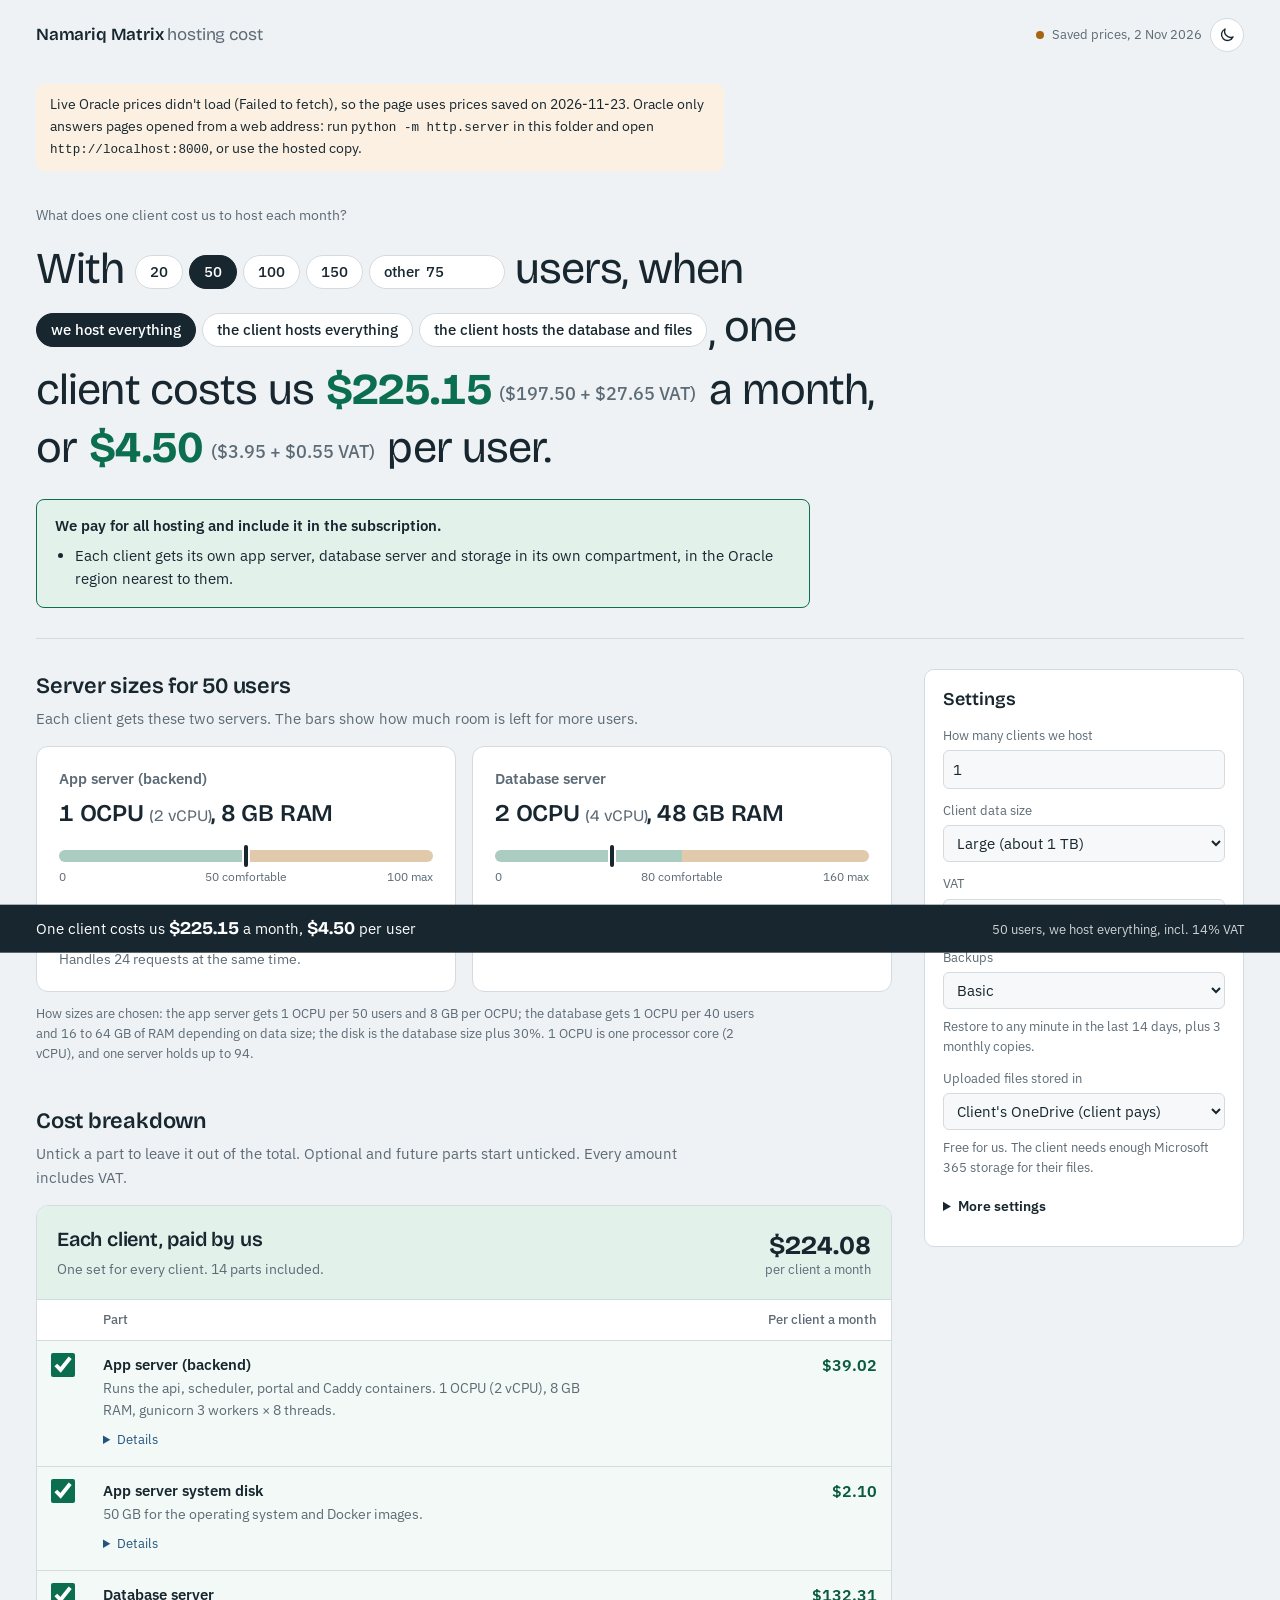
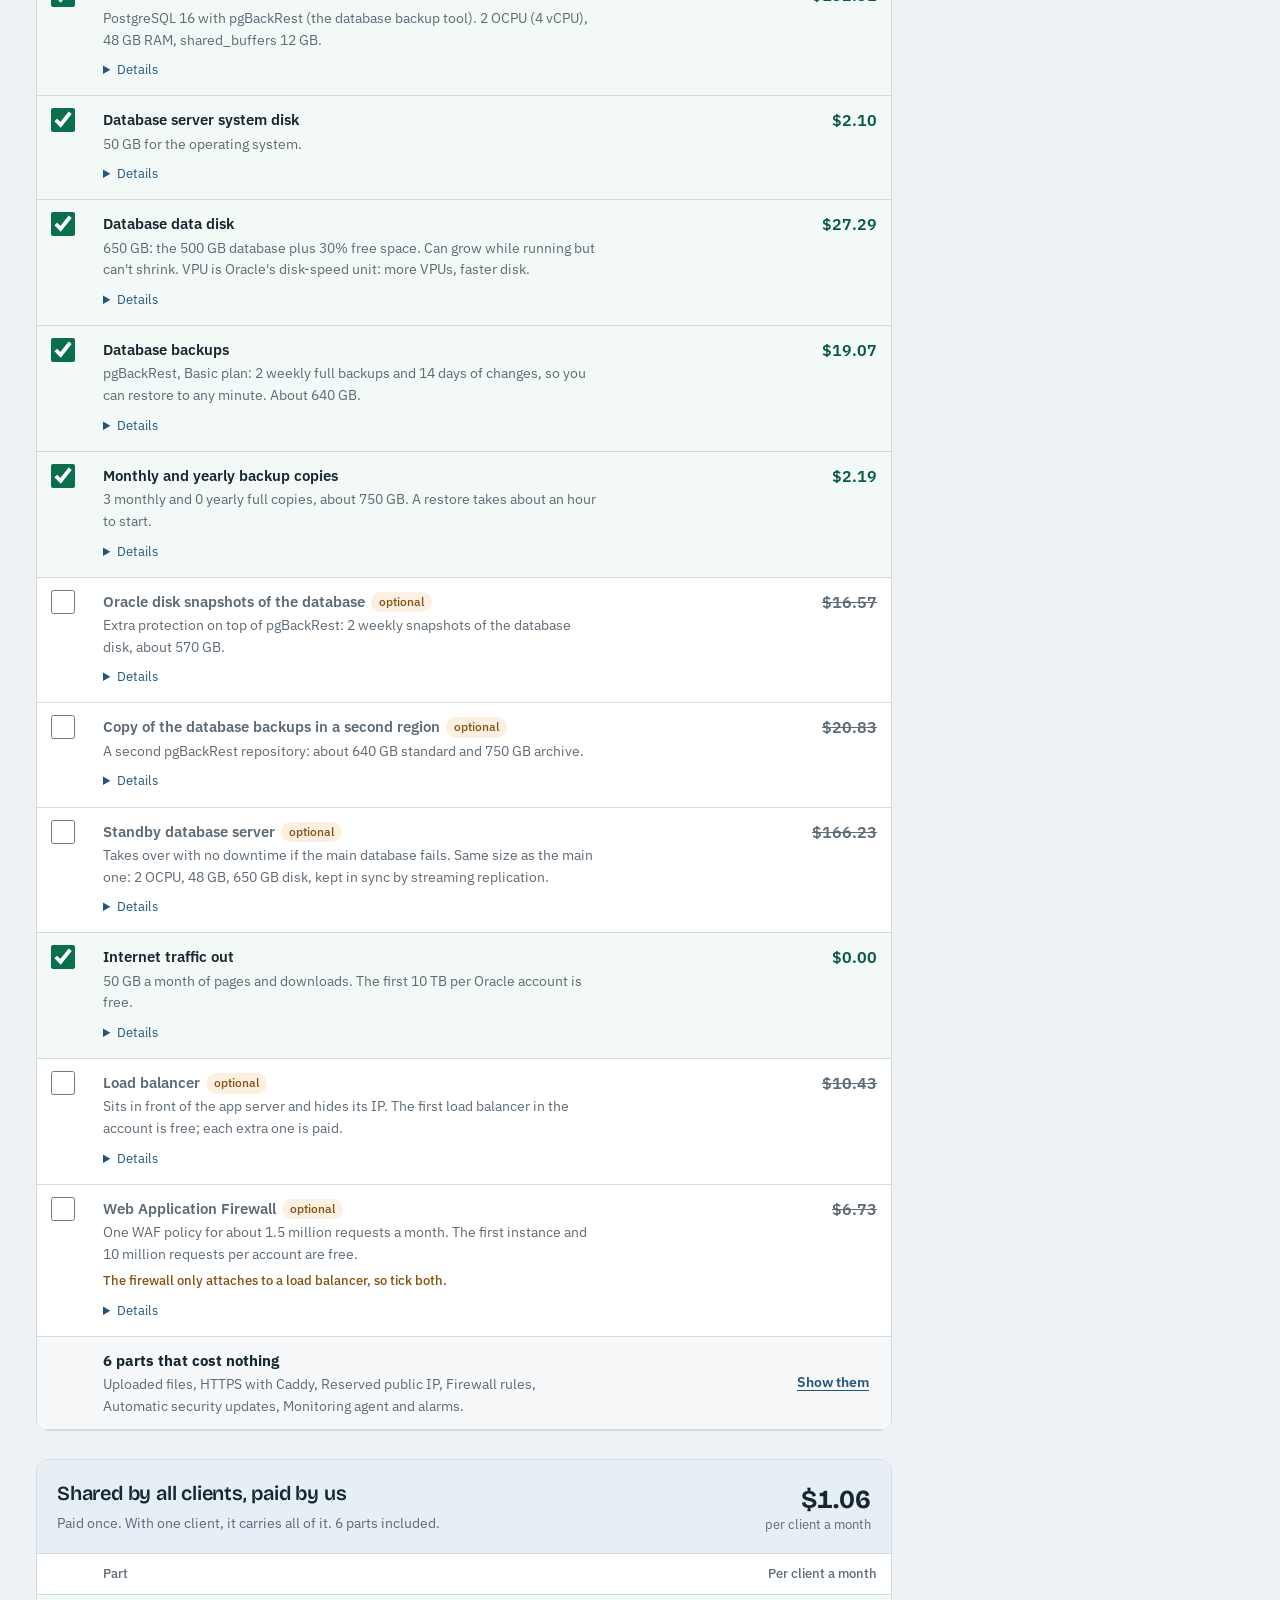
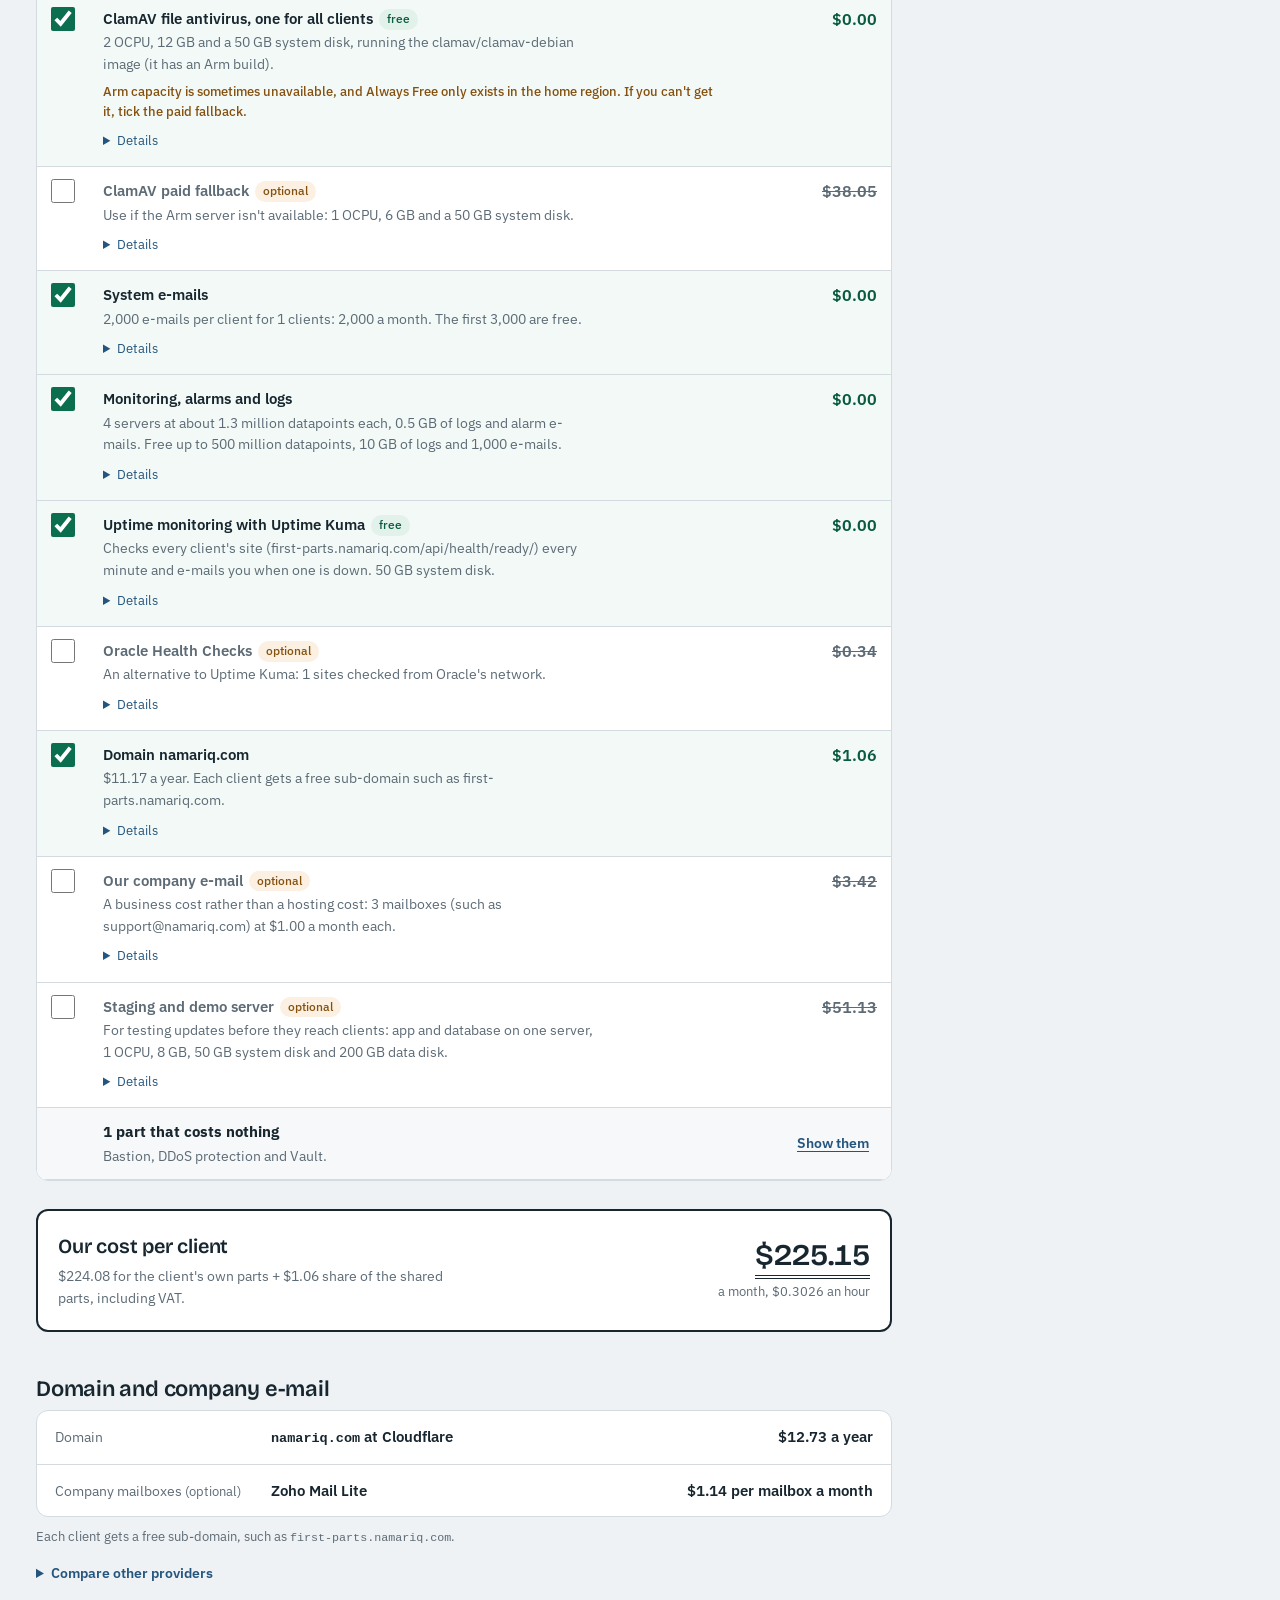
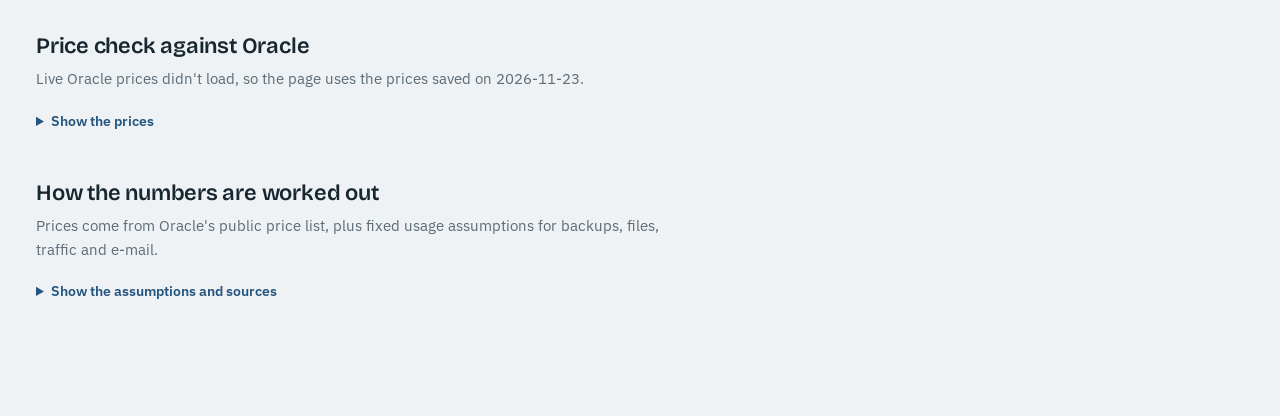
<file: index.html>
<!doctype html>
<html lang="en">
<head>
<meta charset="utf-8">
<meta name="viewport" content="width=device-width, initial-scale=1">
<title>Namariq Hosting Cost</title>
<link rel="preconnect" href="https://fonts.googleapis.com">
<link rel="preconnect" href="https://fonts.gstatic.com" crossorigin>
<link href="https://fonts.googleapis.com/css2?family=Bricolage+Grotesque:opsz,wght@12..96,400;12..96,600;12..96,700&family=IBM+Plex+Sans:wght@400;500;600&display=swap" rel="stylesheet">
<style>
:root{
  --page:#EEF2F4; --sheet:#FFFFFF; --ink:#17262F; --muted:#5D6B76; --rule:#D3DBE1; --rule-strong:#9AA8B2;
  --green:#0B6E4F; --green-soft:#E3F1EB; --green-ink:#0A5A41;
  --amber:#A86412; --amber-soft:#FBF0E1; --amber-ink:#85500E;
  --red:#A3261B; --red-soft:#FBE9E7;
  --blue:#24557F; --blue-soft:#E6EEF6;
  --field:#F6F8F9;
  --display:"Bricolage Grotesque", "Segoe UI", system-ui, sans-serif;
  --text:"IBM Plex Sans", "Segoe UI", system-ui, sans-serif;
  --code:ui-monospace, Consolas, monospace;
}
@media (prefers-color-scheme: dark){
  :root:not([data-theme="light"]){
    --page:#14212B; --sheet:#1B2A35; --ink:#E7EDF1; --muted:#9BAAB5; --rule:#2E3F4B; --rule-strong:#5A6E7C;
    --green:#4CC79A; --green-soft:#173A31; --green-ink:#7DDDB8;
    --amber:#E8A955; --amber-soft:#3A2C17; --amber-ink:#E8A955;
    --red:#F08C80; --red-soft:#3D2120;
    --blue:#8FB8E0; --blue-soft:#1C3145; --field:#16242E;
  }
}
:root[data-theme="dark"]{
  --page:#14212B; --sheet:#1B2A35; --ink:#E7EDF1; --muted:#9BAAB5; --rule:#2E3F4B; --rule-strong:#5A6E7C;
  --green:#4CC79A; --green-soft:#173A31; --green-ink:#7DDDB8;
  --amber:#E8A955; --amber-soft:#3A2C17; --amber-ink:#E8A955;
  --red:#F08C80; --red-soft:#3D2120;
  --blue:#8FB8E0; --blue-soft:#1C3145; --field:#16242E;
}
*{box-sizing:border-box}
[hidden]{display:none!important}
html{-webkit-text-size-adjust:100%}
body{margin:0;background:var(--page);color:var(--ink);font:15px/1.55 var(--text);font-variant-numeric:tabular-nums}
a{color:var(--blue);text-underline-offset:3px}
:focus-visible{outline:2px solid var(--blue);outline-offset:2px;border-radius:4px}
::selection{background:var(--blue);color:var(--sheet)}
html{scrollbar-color:var(--rule-strong) var(--page);caret-color:var(--green)}
.wrap{max-width:1240px;margin:0 auto;padding:0 16px 72px}

/* header */
.top{display:flex;justify-content:space-between;align-items:center;gap:12px;padding:18px 0;flex-wrap:wrap}
.brand{font-family:var(--display);font-weight:600;font-size:17px;letter-spacing:-.01em}
.brand span{color:var(--muted);font-weight:400}
.top-right{display:flex;gap:8px;align-items:center;flex-wrap:wrap}
.source{display:inline-flex;align-items:center;gap:8px;font-size:13px;color:var(--muted);padding:5px 0}
.source::before{content:"";width:8px;height:8px;border-radius:50%;background:var(--rule-strong)}
.source.live::before{background:var(--green)}
.source.snap::before{background:var(--amber)}
.ghost{font:inherit;font-size:13px;color:var(--ink);background:transparent;border:1px solid var(--rule);border-radius:999px;padding:5px 12px;cursor:pointer}
.ghost:hover{border-color:var(--rule-strong)}
.icon-btn{display:inline-grid;place-items:center;width:34px;height:34px;padding:0;color:var(--ink);background:var(--sheet);border:1px solid var(--rule);border-radius:50%;cursor:pointer}
.icon-btn:hover{border-color:var(--rule-strong)}
.icon-btn .i-sun{display:none}
.icon-btn.dark .i-sun{display:block}
.icon-btn.dark .i-moon{display:none}

/* hero sentence */
.hero{padding:34px 0 30px;border-bottom:1px solid var(--rule)}
.hero-q{font-family:var(--text);font-size:14px;font-weight:400;letter-spacing:0;color:var(--muted);margin:0 0 14px}
.sentence{font-family:var(--display);font-weight:400;font-size:clamp(26px,3.6vw,44px);line-height:1.32;letter-spacing:-.02em;margin:0;max-width:30ch}
.sentence .pick{display:inline-flex;flex-wrap:wrap;align-items:center;gap:6px;vertical-align:middle;margin:2px 0}
.sentence #tabs::after{content:",";align-self:flex-end;margin-left:-4px}
@media (max-width:640px){
  .sentence #tabs::after{display:none}
  .sentence .pick{display:flex;margin:8px 0}
  .chip{padding:8px 14px}
}
.chip{font:inherit;font-family:var(--text);font-size:15px;font-weight:500;letter-spacing:0;color:var(--ink);background:var(--sheet);border:1px solid var(--rule);border-radius:999px;padding:6px 14px;cursor:pointer;line-height:1.3}
.chip:hover{border-color:var(--rule-strong)}
.chip[aria-pressed="true"]{background:var(--ink);color:var(--sheet);border-color:var(--ink)}
.chip.custom{display:inline-flex;align-items:center;gap:6px;cursor:text}
.chip.custom input{width:64px;font:inherit;color:inherit;background:transparent;border:none;padding:0;outline:none}
.chip.custom:focus-within{outline:2px solid var(--blue);outline-offset:2px}
.total{font-weight:700;color:var(--green);white-space:nowrap;border-radius:6px;padding:0 2px;transition:background-color .6s}
.total.flash{background:var(--green-soft);transition:none}
.vatpart{font-family:var(--text);font-size:max(14px,.42em);font-weight:500;letter-spacing:0;color:var(--muted);white-space:nowrap;margin:0 .15em 0 .3em;vertical-align:.25em}
.stickybar .vatpart{color:inherit;opacity:.8;vertical-align:baseline;font-size:13px}
.hero-foot{margin:18px 0 0;color:var(--muted);font-size:15px;max-width:70ch}
.hero-foot b{color:var(--ink);font-weight:600}
.hero-actions{display:flex;gap:10px 14px;align-items:center;flex-wrap:wrap;margin:14px 0 0}
.hero-actions:not(:has(> :not([hidden]):not(:empty))){display:none}
.changed{font-size:14px;color:var(--ink);display:inline-flex;gap:8px;align-items:center;flex-wrap:wrap;padding:4px 4px 4px 12px;border:1px solid var(--amber);background:var(--amber-soft);border-radius:10px}
.linkbtn{font:inherit;font-size:14px;font-weight:600;color:var(--blue);background:transparent;border:none;padding:4px 8px;border-radius:999px;cursor:pointer;text-decoration:underline;text-underline-offset:3px}
.linkbtn:hover{background:var(--blue-soft)}
.field-warn{font-size:13px;color:var(--red);background:var(--red-soft);border-radius:6px;padding:4px 8px;margin-top:2px}
.field.bad input{border-color:var(--red)}
.limit{font-size:13px;margin-top:6px;padding:6px 10px;border-radius:6px;background:var(--red-soft);color:var(--ink);border:1px solid var(--red)}
.term{color:var(--muted);font-size:13px;margin:4px 0 0}
@media (prefers-reduced-motion: reduce){.total{transition:none}}

/* hosting model note */
.model-note{margin:22px 0 0;padding:14px 18px;border:1px solid var(--green);background:var(--green-soft);border-radius:8px;max-width:86ch}
.model-note.amber{border-color:var(--amber);background:var(--amber-soft)}
.model-note.red{border-color:var(--red);background:var(--red-soft)}
.model-note p{margin:0 0 6px;font-weight:600}
.model-note ul{margin:0;padding-left:20px}
.model-note li{margin:3px 0}

/* layout */
.layout{display:grid;grid-template-columns:minmax(0,1fr) 320px;gap:32px;align-items:start;margin-top:30px}
@media (max-width:1100px){.layout{grid-template-columns:minmax(0,1fr)}.aside{order:-1}}
.section{margin:0 0 40px}
.section > h2{font-family:var(--display);font-weight:600;font-size:22px;letter-spacing:-.01em;margin:0 0 4px}
.section > .lead{color:var(--muted);margin:0 0 16px;max-width:72ch}

/* sizing */
.sizes{display:grid;grid-template-columns:repeat(auto-fit,minmax(240px,1fr));gap:0;background:var(--sheet);border:1px solid var(--rule);border-radius:10px}
.size{padding:16px 18px;border-right:1px solid var(--rule)}
.size:last-child{border-right:none}
@media (max-width:760px){.size{border-right:none;border-bottom:1px solid var(--rule)}.size:last-child{border-bottom:none}}
.size h3{font-size:15px;margin:0 0 2px}
.size .shape{font-family:var(--display);font-size:20px;font-weight:600;margin:0 0 8px}
.size dl{margin:0;display:grid;grid-template-columns:auto 1fr;gap:2px 12px;font-size:14px}
.size dt{color:var(--muted)}
.size dd{margin:0}
.size pre{font-family:var(--code);font-size:12.5px;background:var(--field);border:1px solid var(--rule);border-radius:6px;padding:8px 10px;margin:10px 0 0;overflow-x:auto}
.size .rules{font-size:13px;color:var(--muted);margin:0}

/* server cards with a capacity bar */
.srv-grid{display:grid;grid-template-columns:repeat(auto-fit,minmax(min(100%,300px),1fr));gap:16px}
.srv{background:var(--sheet);border:1px solid var(--rule);border-radius:12px;padding:20px 22px}
.srv h3{font-size:15px;font-weight:600;color:var(--muted);margin:0}
.srv-size{font-family:var(--display);font-size:24px;font-weight:600;letter-spacing:-.01em;margin:4px 0 18px}
.srv-size span{font-size:16px;font-weight:400;color:var(--muted)}
.meter{margin:0 0 14px}
.meter-bar{position:relative;display:flex;height:12px;border-radius:999px;overflow:visible;background:var(--field)}
.meter-bar .z-ok{background:color-mix(in srgb, var(--green) 35%, var(--sheet));border-radius:999px 0 0 999px}
.meter-bar .z-warn{background:color-mix(in srgb, var(--amber) 35%, var(--sheet));border-radius:0 999px 999px 0}
.meter-you{position:absolute;top:-5px;width:4px;height:22px;margin-left:-2px;background:var(--ink);border-radius:2px;box-shadow:0 0 0 2px var(--sheet)}
.meter-scale{position:relative;height:18px;margin-top:6px;font-size:12px;color:var(--muted)}
.meter-scale span{position:absolute;top:0;white-space:nowrap;transform:translateX(-50%)}
.meter-scale span:first-child{left:0;transform:none}
.meter-scale span.end{right:0;left:auto;transform:none}
.srv-state{margin:0 0 6px;font-size:14px}
.srv-state.warn b{color:var(--amber-ink)}
.srv-state.over b{color:var(--red)}
.srv-fact{margin:0;font-size:14px;color:var(--muted)}
.size-rules{margin:12px 0 0;font-size:13px;color:var(--muted);max-width:90ch}

/* the bill */
.bill{background:var(--sheet);border:1px solid var(--rule);border-radius:10px;overflow-x:auto}

/* breakdown groups: one card each, separated by a clear gap */
.bill-groups{display:flex;flex-direction:column;gap:28px}
.bgroup{background:var(--sheet);border:1px solid var(--rule);border-radius:12px;overflow:hidden}
.bgroup .bill{border:none;border-radius:0}
.bgroup-head{display:flex;justify-content:space-between;align-items:flex-end;gap:12px 24px;flex-wrap:wrap;padding:18px 20px;background:var(--green-soft);border-bottom:1px solid var(--rule)}
.bgroup-shared .bgroup-head{background:var(--blue-soft)}
.bgroup-theirs .bgroup-head{background:var(--amber-soft)}
.bgroup-head h3, .grand-card h3{font-family:var(--display);font-weight:600;font-size:20px;letter-spacing:-.01em;margin:0}
.bgroup-head p, .grand-card p{margin:4px 0 0;color:var(--muted);font-size:14px;max-width:52ch}
.bgroup-total{display:flex;flex-direction:column;align-items:flex-end;text-align:right}
.bg-val{font-family:var(--display);font-weight:700;font-size:26px;line-height:1.1;color:var(--ink)}
.bg-lbl{font-size:13px;color:var(--muted)}
.bg-note{font-size:13px;color:var(--ink);margin-top:2px}
.grand-card{display:flex;justify-content:space-between;align-items:center;gap:12px 24px;flex-wrap:wrap;padding:20px;border:2px solid var(--ink);border-radius:12px;background:var(--sheet)}
.grand-card .bg-val{font-size:30px}
.grand-card .amt{border-bottom:4px double var(--ink);padding-bottom:2px}
.grand-card .bg-lbl{margin-top:10px}
@media (max-width:640px){
  .bgroup-head,.grand-card{padding:16px}
  .bgroup-total{align-items:flex-start;text-align:left}
}
.bill table{width:100%;border-collapse:collapse}
.bill td{padding-top:16px;padding-bottom:16px}
.bill td.num{width:150px;font-size:16px}
.bill .item-name{font-size:15px}
.bill .item-spec{max-width:62ch}
@media (max-width:1000px){.bill .hr{display:none}.bill table{min-width:0}}
@media (max-width:760px){.bill table{min-width:0}}
.bill th{font-size:13px;font-weight:500;color:var(--muted);text-align:left;padding:10px 14px;border-bottom:1px solid var(--rule)}
.bill td{padding:12px 14px;border-bottom:1px solid var(--rule);vertical-align:top}
.bill .num{text-align:right;white-space:nowrap}
.bill tr.grp td{padding-top:22px;border-bottom:1px solid var(--rule-strong)}
.bill tr.grp .gname{font-family:var(--display);font-weight:600;font-size:17px}
.bill tr.grp .gsub{display:block;font-size:13px;color:var(--muted);font-weight:400;font-family:var(--text)}
.bill tr.sub td{border-bottom:2px solid var(--rule-strong);font-weight:600;background:var(--field)}
.bill tr.grand td{border-bottom:none;padding-top:16px;padding-bottom:16px;font-family:var(--display);font-size:18px;font-weight:700}
.bill tr.grand .num span.amt{border-bottom:4px double var(--ink);padding-bottom:2px}
.bill .ck{width:44px}
.bill input[type=checkbox]{width:24px;height:24px;margin:0;accent-color:var(--green);cursor:pointer}
.item-name{font-weight:600}
.bill td, .cmp td{overflow-wrap:break-word}
.bill td.main, .bill td.svc{overflow-wrap:anywhere}
label.item-name{display:block;cursor:pointer}
label.item-name:hover{text-decoration:underline;text-decoration-color:var(--rule-strong);text-underline-offset:3px}
.item-spec{color:var(--muted);font-size:14px;margin-top:2px}
.item-note{font-size:13px;margin-top:6px;color:var(--amber-ink);font-weight:500}
.svc{font-size:14px}
.cap{font-size:13px;color:var(--muted);margin-top:4px}
.cap b{color:var(--ink);font-weight:600}
.detail{margin-top:6px;font-size:13px;color:var(--muted)}
.facts{display:grid;grid-template-columns:max-content 1fr;gap:6px 16px;margin:8px 0 0;padding:12px 14px;background:var(--field);border-radius:8px;max-width:640px}
.facts dt{color:var(--muted)}
.facts dd{margin:0;color:var(--ink)}
.facts .cap{margin:0;color:var(--ink);font-size:13px}
.detail summary{cursor:pointer;color:var(--blue);width:max-content;min-height:24px;padding:3px 4px 3px 0;display:list-item}
.amt{font-weight:600}
.vat{display:block;font-size:12px;color:var(--muted);font-weight:400}
tr.on{background:color-mix(in srgb, var(--green-soft) 45%, transparent)}
tr.on .amt{color:var(--green-ink)}
tr.freerow-sum td{background:var(--field)}
tr.freerow[hidden]{display:none}
.switch{display:inline-flex;gap:8px;align-items:center;font-size:14px;cursor:pointer}
.switch input{width:24px;height:24px;margin:0;flex:none;accent-color:var(--green)}
tr.off .item-name, tr.off .svc{color:var(--muted)}
tr.off .amt{color:var(--muted);text-decoration:line-through;text-decoration-thickness:1px}
.badge{display:inline-block;font-size:12px;font-weight:500;padding:1px 8px;border-radius:999px;margin-left:6px;vertical-align:1px;white-space:nowrap}
.badge.future{background:var(--amber-soft);color:var(--amber-ink)}
.badge.free{background:var(--green-soft);color:var(--green-ink)}
.badge.code{background:var(--red-soft);color:var(--red)}
.badge.rec{background:var(--green);color:var(--sheet)}

/* phone: rows become blocks */
@media (max-width:760px){
  .bill table, .bill tbody{display:block;width:100%}
  .bill thead{display:none}
  .bill tr{display:grid;grid-template-columns:34px minmax(0,1fr);gap:4px 10px;padding:12px;border-bottom:1px solid var(--rule)}
  .bill td.num{width:auto;grid-column:2}
  .facts{grid-template-columns:1fr;gap:2px}
  .facts dd{margin-bottom:6px}
  .bill td.num{white-space:normal;overflow-wrap:anywhere}
  .bill td{display:block;padding:0;border:none}
  .bill td.ck{grid-row:span 4}
  .bill td.main, .bill td.svc{grid-column:2 / 4}
  .bill td.num{text-align:left;font-size:13px}
  .bill td.num::before{content:attr(data-l);display:block;color:var(--muted);font-size:12px}
  .bill td.num.hr{display:none}
  .bill tr.grp, .bill tr.sub, .bill tr.grand{grid-template-columns:1fr auto}
  .bill tr.freerow-sum{grid-template-columns:1fr}
  .bill tr.freerow-sum td:empty{display:none}
  .bill tr.grp td:empty, .bill tr.sub td:empty, .bill tr.grand td:empty{display:none}
  .bill tr.grp td.num.hr, .bill tr.sub td.num.hr, .bill tr.grand td.num.hr{display:none}
}

/* assumptions panel */
.aside{position:sticky;top:16px;max-height:calc(100vh - 32px);overflow-y:auto;overscroll-behavior:contain}
@media (max-width:1100px){
  .aside{position:static;max-height:none;overflow:visible}
  .panel{display:grid;grid-template-columns:repeat(auto-fit,minmax(220px,1fr));gap:0 18px}
  .panel h2, .panel details{grid-column:1 / -1}
  .panel details[open]{display:grid;grid-template-columns:repeat(auto-fit,minmax(220px,1fr));gap:0 18px}
  .panel details summary{grid-column:1 / -1}
}
.panel{background:var(--sheet);border:1px solid var(--rule);border-radius:10px;padding:16px 18px}
.panel h2{font-family:var(--display);font-weight:600;font-size:18px;margin:0 0 12px}
.panel h3{font-size:14px;margin:18px 0 8px;color:var(--muted);font-weight:500}
.field{display:flex;flex-direction:column;gap:4px;margin:0 0 12px;font-size:13px;color:var(--muted)}
.field input,.field select{font:inherit;font-size:15px;color:var(--ink);background:var(--field);border:1px solid var(--rule);border-radius:6px;padding:7px 9px;width:100%}
.field input:focus,.field select:focus{border-color:var(--blue);outline:none;box-shadow:0 0 0 2px var(--blue-soft)}
.pair{display:grid;grid-template-columns:1fr 1fr;gap:0 10px;align-items:end}
.grp-h{grid-column:1 / -1;margin:14px 0 8px;padding-top:12px;border-top:1px solid var(--rule);font-size:13px;font-weight:600;color:var(--ink)}
.more > summary + .grp-h{border-top:none;padding-top:0;margin-top:6px}
.panel details summary{cursor:pointer;font-weight:600;font-size:14px;margin:2px 0 6px;padding:6px 0;min-height:32px}

/* domains & check */
.cmp{background:var(--sheet);border:1px solid var(--rule);border-radius:10px;overflow-x:auto;margin:0 0 18px}
.cmp table{width:100%;border-collapse:collapse;min-width:700px}
.cmp th{font-size:13px;font-weight:500;color:var(--muted);text-align:left;padding:10px 14px;border-bottom:1px solid var(--rule)}
.cmp td{padding:11px 14px;border-bottom:1px solid var(--rule);vertical-align:top;font-size:14px}
.cmp tr:last-child td{border-bottom:none}
.cmp .num{text-align:right;white-space:nowrap}
/* short summaries with the full detail behind a toggle */
.provs{background:var(--sheet);border:1px solid var(--rule);border-radius:12px}
.prov{display:grid;grid-template-columns:200px 1fr auto;gap:4px 16px;align-items:baseline;padding:14px 18px;border-bottom:1px solid var(--rule)}
.prov:last-child{border-bottom:none}
.prov-what{color:var(--muted);font-size:14px}
.prov-name{font-weight:600}
.prov-price{font-weight:600;white-space:nowrap}
@media (max-width:640px){.prov{grid-template-columns:1fr}}
.more-info{margin-top:12px}
.cmp-pair{display:grid;grid-template-columns:repeat(auto-fit,minmax(min(100%,340px),1fr));gap:16px}
.cmp-pair .cmp table{min-width:0}
.cmp-pair .cmp{margin:0}
.more-info > summary{cursor:pointer;color:var(--blue);font-weight:600;font-size:14px;width:max-content;padding:4px 0}
.more-info[open] > summary{margin-bottom:10px}
/* phone: comparison tables become one block per row, each value labelled */
@media (max-width:760px){
  .cmp{overflow:visible}
  .cmp table{min-width:0}
  .cmp table, .cmp tbody, .cmp tr, .cmp td{display:block;width:100%}
  .cmp thead{display:none}
  .cmp tr{padding:12px 14px;border-bottom:1px solid var(--rule)}
  .cmp tr:last-child{border-bottom:none}
  .cmp td{padding:3px 0;border:none;text-align:left!important;white-space:normal}
  .cmp td:first-child{font-size:15px;padding-bottom:6px}
  .cmp td[data-l]::before{content:attr(data-l);display:block;font-size:12px;color:var(--muted)}
}
.cmp tr.sel td{background:color-mix(in srgb, var(--green-soft) 60%, transparent)}
.cmp h3{margin:0}
.section h3.sm{font-size:15px;margin:0 0 8px}
.ok{color:var(--green-ink)} .bad{color:var(--red)}
.btn{font:inherit;font-size:14px;font-weight:500;color:var(--ink);background:var(--sheet);border:1px solid var(--rule-strong);border-radius:6px;padding:7px 14px;cursor:pointer}
.reload-btn{display:inline-flex;align-items:center;gap:6px;font:inherit;font-size:14px;font-weight:500;color:var(--blue);background:transparent;border:none;box-shadow:none;padding:4px 0;border-radius:4px;cursor:pointer}
.reload-btn:hover:not(:disabled){text-decoration:underline;text-underline-offset:3px}
.reload-btn:disabled{opacity:.65;cursor:wait}
.reload-btn svg{flex:none}
.reload-btn.loading svg{animation:spin .8s linear infinite}
@keyframes spin{to{transform:rotate(360deg)}}
.skel{display:block;height:14px;border-radius:4px;background:linear-gradient(90deg,color-mix(in srgb,var(--rule) 45%,var(--sheet)) 25%,color-mix(in srgb,var(--rule) 85%,var(--sheet)) 50%,color-mix(in srgb,var(--rule) 45%,var(--sheet)) 75%);background-size:200% 100%;animation:shimmer 1.3s ease-in-out infinite}
.skel.sm{height:11px;margin-top:6px;opacity:.75}
@keyframes shimmer{0%{background-position:200% 0}100%{background-position:-200% 0}}
@media (prefers-reduced-motion: reduce){.reload-btn.loading svg,.skel{animation:none}}
.row{display:flex;gap:12px;align-items:center;flex-wrap:wrap;margin:0 0 12px}
.small{font-size:13px;color:var(--muted)}
.notes{font-size:14px;color:var(--muted);max-width:80ch}
.notes li{margin:6px 0}
.notes b{color:var(--ink)}
.fallback{margin:14px 0 0;padding:10px 14px;border-radius:8px;background:var(--amber-soft);font-size:14px;max-width:86ch}
code{font-family:var(--code);font-size:.9em}
.sr-only{position:absolute;width:1px;height:1px;padding:0;margin:-1px;overflow:hidden;clip:rect(0,0,0,0);white-space:nowrap;border:0}

/* total that follows you once the sentence scrolls away */
.stickybar{position:fixed;left:0;right:0;bottom:0;z-index:10;background:var(--ink);color:var(--sheet);transform:translateY(110%);transition:transform .25s ease}
.stickybar.show{transform:none}
.stickybar-in{max-width:1240px;margin:0 auto;padding:10px 16px;display:flex;justify-content:space-between;align-items:baseline;gap:6px 16px;flex-wrap:wrap;font-size:15px}
.stickybar b{font-family:var(--display);font-size:18px;font-weight:700}
.stickybar .small{color:inherit;opacity:.8}
body.has-bar .wrap{padding-bottom:110px}
@media (max-width:640px), (max-height:520px){
  .stickybar-in{padding:8px 16px;font-size:14px}
  .stickybar b{font-size:16px}
  .stickybar #sMeta{display:none}
}
@media (prefers-reduced-motion: reduce){.stickybar{transition:none}}

/* printing: light colours, only what the reader needs */
@media print{
  :root, :root[data-theme="dark"]{--page:#fff;--sheet:#fff;--ink:#000;--muted:#444;--rule:#ccc;--rule-strong:#888;--green:#0B6E4F;--green-ink:#0A5A41;--green-soft:#EEF7F2;--field:#F6F6F6}
  body{font-size:12px}
  .icon-btn,.hero-actions button,.stickybar,.chip:not([aria-pressed="true"]),.aside details summary,#reloadBtn,.billbar .switch,tr.off,.detail{display:none!important}
  .layout{display:block}
  .aside{position:static;margin:0 0 20px}
  .bill,.cmp,.sizes,.panel{border-color:#999}
  tr.freerow[hidden]{display:table-row!important}
  .section{break-inside:auto}
  tr{break-inside:avoid}
  a{color:#000}
}
</style>
<script>
// design previews: index.html?design=primer loads designs/primer.css on top of the base styles
(function(){
  var d = new URLSearchParams(location.search).get("design");
  if(d && /^[a-z0-9-]+$/.test(d)){
    var l = document.createElement("link"); l.rel = "stylesheet"; l.href = "designs/" + d + ".css";
    document.head.appendChild(l); document.documentElement.setAttribute("data-design", d);
  }
})();
</script>
</head>
<body>
<div class="wrap">
  <header class="top">
    <div class="brand">Namariq Matrix <span>hosting cost</span></div>
    <div class="top-right">
      <span class="source" id="source">Loading Oracle prices…</span>
      <button class="icon-btn" id="themeBtn" type="button" aria-label="Switch to dark mode" title="Switch to dark mode">
        <svg class="i-moon" viewBox="0 0 24 24" width="18" height="18" aria-hidden="true"><path d="M20 14.5A8 8 0 0 1 9.5 4a8 8 0 1 0 10.5 10.5z" fill="none" stroke="currentColor" stroke-width="1.8" stroke-linejoin="round"/></svg>
        <svg class="i-sun" viewBox="0 0 24 24" width="18" height="18" aria-hidden="true"><circle cx="12" cy="12" r="4" fill="none" stroke="currentColor" stroke-width="1.8"/><path d="M12 2.5v2.2M12 19.3v2.2M2.5 12h2.2M19.3 12h2.2M5.3 5.3l1.6 1.6M17.1 17.1l1.6 1.6M5.3 18.7l1.6-1.6M17.1 6.9l1.6-1.6" stroke="currentColor" stroke-width="1.8" stroke-linecap="round"/></svg>
      </button>
    </div>
  </header>
  <div id="fallback" class="fallback" hidden></div>

  <section class="hero" aria-labelledby="sentence">
    <h1 class="hero-q">What does one client cost us to host each month?</h1>
    <p class="sentence" id="sentence">
      With
      <span class="pick" role="group" aria-label="Users per client" id="usersBox">
        <button class="chip" type="button" data-u="20">20</button>
        <button class="chip" type="button" data-u="50">50</button>
        <button class="chip" type="button" data-u="100">100</button>
        <button class="chip" type="button" data-u="150">150</button>
        <label class="chip custom" data-u="custom">other <input id="uCustom" type="number" min="1" max="2000" value="75" aria-label="Custom number of users"></label>
      </span>
      users, when
      <span class="pick" role="group" aria-label="Who hosts" id="tabs">
        <button class="chip" type="button" data-tab="oracle">we host everything</button>
        <button class="chip" type="button" data-tab="client">the client hosts everything</button>
        <button class="chip" type="button" data-tab="split">the client hosts the database and files</button>
      </span>
      one client costs us <span class="total" id="tMonth">$0</span><span class="vatpart" id="tMonthVat"></span> a month, or <span class="total" id="tUser">$0</span><span class="vatpart" id="tUserVat"></span> per user.
    </p>
    <p class="sr-only" id="liveTotal" aria-live="polite" aria-atomic="true"></p>
    <p class="hero-foot" id="heroFoot"></p>
    <div class="hero-actions">
      <span class="changed" id="changed" hidden><span id="changedText"></span><button class="linkbtn" id="resetBtn" type="button">Reset to defaults</button></span>
      <span class="small" id="copyStatus" role="status"></span>
    </div>
    <div id="tabNotes"></div>
  </section>

  <div class="layout">
    <main>
      <section class="section" aria-labelledby="hSizes">
        <h2 id="hSizes">Server sizes for <span id="sizeUsers"></span> users</h2>
        <p class="lead">Each client gets these two servers. The bars show how much room is left for more users.</p>
        <div class="srv-grid" id="sizing"></div>
        <p class="size-rules" id="sizeRules"></p>
      </section>

      <section class="section" aria-labelledby="hBill">
        <h2 id="hBill">Cost breakdown</h2>
        <p class="lead">Untick a part to leave it out of the total. Optional and future parts start unticked. Every amount includes VAT.</p>
        <div class="bill-groups" id="tbl"></div>
      </section>

      <section class="section" aria-labelledby="hDom">
        <h2 id="hDom">Domain and company e-mail</h2>
        <div id="domains"></div>
      </section>

      <section class="section" aria-labelledby="hCheck">
        <h2 id="hCheck">Price check against Oracle</h2>
        <p class="lead" id="checkSummary"></p>
        <details class="more-info"><summary>Show the prices</summary>
          <p class="small" style="margin:10px 0">Prices before VAT, as Oracle lists them.</p>
          <div class="row"><button class="reload-btn" id="reloadBtn" type="button"><svg viewBox="0 0 24 24" width="16" height="16" aria-hidden="true"><path d="M21 12a9 9 0 1 1-2.64-6.36" fill="none" stroke="currentColor" stroke-width="2" stroke-linecap="round" stroke-linejoin="round"/><path d="M21 3v6h-6" fill="none" stroke="currentColor" stroke-width="2" stroke-linecap="round" stroke-linejoin="round"/></svg><span>Reload live prices</span></button></div>
          <div class="cmp"><table id="checkTbl"></table></div>
        </details>
      </section>

      <section class="section" aria-labelledby="hNotes">
        <h2 id="hNotes">How the numbers are worked out</h2>
        <p class="lead">Prices come from Oracle's public price list, plus fixed usage assumptions for backups, files, traffic and e-mail.</p>
        <details class="more-info"><summary>Show the assumptions and sources</summary>
        <ul class="notes">
          <li><b>Backups:</b> a backup is half the database size; 2% of the data changes a day.</li>
          <li><b>Each client a month:</b> 2,000 e-mails, 50 GB of traffic, 0.5 GB of logs.</li>
          <li><b>Free allowances</b> (such as the first 10 GB) count once per Oracle account.</li>
          <li><b>VAT</b> is added to every price. Check with your accountant whether it applies to your Oracle bill.</li>
          <li><b>User capacity</b> is an estimate. Test it with <code>ops/loadtest.py</code> before promising it to a client.</li>
          <li>Sources: <a href="https://apexapps.oracle.com/pls/apex/cetools/api/v1/products/?currencyCode=USD" target="_blank" rel="noopener">Oracle price list API</a>, <a href="https://www.oracle.com/cloud/price-list/" target="_blank" rel="noopener">Oracle price list</a>, <a href="https://docs.oracle.com/en-us/iaas/Content/FreeTier/freetier_topic-Always_Free_Resources.htm" target="_blank" rel="noopener">Oracle Always Free resources</a>, <a href="https://www.oracle.com/cloud/costestimator.html" target="_blank" rel="noopener">Oracle cost estimator</a>.</li>
        </ul>
        </details>
      </section>
    </main>

    <aside class="aside" aria-labelledby="hAssume">
      <div class="panel">
        <h2 id="hAssume">Settings</h2>
        <label class="field">How many clients we host<input id="clients" type="number" min="1" value="1"></label>
        <label class="field">Client data size
          <select id="dataSize"><option value="small">Small</option><option value="medium">Medium</option><option value="large" selected>Large</option><option value="huge">Huge</option><option value="custom">Custom sizes</option></select>
        </label>
        <label class="field">VAT
          <select id="vat"><option value="14">Egypt, 14%</option><option value="15">Saudi Arabia, 15%</option><option value="0">No VAT</option><option value="custom">Other rate</option></select>
        </label>
        <label class="field" id="vatCustomWrap" hidden>VAT rate (%)<input id="vatCustom" type="number" min="0" step="0.1" value="5"></label>
        <label class="field">Backups
          <select id="plan"><option value="basic" selected>Basic</option><option value="standard">Standard</option><option value="premium">Premium</option></select>
          <span class="term" id="planHint"></span>
        </label>
        <label class="field">Uploaded files stored in
          <select id="filesWhere"><option value="onedrive" selected>Client's OneDrive (client pays)</option><option value="oracle">Oracle Object Storage (we pay)</option></select>
          <span class="term" id="filesHint"></span>
        </label>
        <details class="more">
          <summary>More settings</summary>
          <p class="grp-h">Exact client data size</p>
          <div class="pair">
            <label class="field">Database (GB)<input id="dbGB" type="number" min="1" value="500"></label>
            <label class="field">Uploaded files (GB)<input id="filesGB" type="number" min="0" value="500"></label>
          </div>
          <p class="grp-h">Servers</p>
          <label class="field">Database disk speed
            <select id="perf"><option value="10" selected>Standard (Balanced)</option><option value="20">Fast (Higher Performance)</option></select>
          </label>
          <label class="field">Region<select id="region"><option value="me">Jeddah / Riyadh</option><option value="eu">Frankfurt</option></select></label>
        </details>
      </div>
    </aside>
  </div>
</div>

<div class="stickybar" id="stickyBar" aria-hidden="true">
  <div class="stickybar-in">
    <span>One client costs us <b id="sMonth"></b> a month, <b id="sUser"></b> per user</span>
    <span class="small" id="sMeta"></span>
  </div>
</div>

<script>
"use strict";
/* ---------------- Oracle prices: snapshot (Oracle price list, lastUpdated 2026-11-02, checked 2026-11-23) ----------------
   tiers: [from, to, USD per unit], to = null means no upper limit. Units follow Oracle's metric for each part. */
const SNAPSHOT_DATE = "2026-11-02";
const SKUS = {
  E5_OCPU:   {pn:"B97384", name:"Compute E5 Flex, OCPU", unit:"OCPU-hour", tiers:[[0,null,0.03]]},
  E5_MEM:    {pn:"B97385", name:"Compute E5 Flex, memory", unit:"GB-hour", tiers:[[0,null,0.002]]},
  A1_OCPU:   {pn:"B93297", name:"Compute A1 Arm, OCPU (first 1,500 h free)", unit:"OCPU-hour", tiers:[[0,1500,0],[1500,null,0.01]], freeCap:1500},
  A1_MEM:    {pn:"B93298", name:"Compute A1 Arm, memory (first 9,000 GB-h free)", unit:"GB-hour", tiers:[[0,9000,0],[9000,null,0.0015]], freeCap:9000},
  BV:        {pn:"B91961", name:"Block Volume storage (first 200 GB free)", unit:"GB-month", tiers:[[0,200,0],[200,null,0.0255]], fixedFree:200},
  VPU:       {pn:"B91962", name:"Block Volume performance units", unit:"VPU per GB-month", tiers:[[0,2000,0],[2000,null,0.0017]], fixedFree:2000},
  OBJ:       {pn:"B91628", name:"Object Storage, standard", unit:"GB-month", tiers:[[0,10,0],[10,null,0.0255]]},
  ARCH:      {pn:"B91633", name:"Archive Storage", unit:"GB-month", tiers:[[0,10,0],[10,null,0.0026]]},
  OBJREQ:    {pn:"B91627", name:"Object Storage requests", unit:"10,000 requests", tiers:[[0,5,0],[5,null,0.0034]]},
  LB:        {pn:"B93030", name:"Flexible Load Balancer, base", unit:"LB-hour", tiers:[[0,744,0],[744,null,0.0113]]},
  LBBW:      {pn:"B93031", name:"Flexible Load Balancer, bandwidth", unit:"Mbps-hour", tiers:[[0,7440,0],[7440,null,0.0001]]},
  WAF:       {pn:"B94579", name:"Web Application Firewall, instance", unit:"instance-month", tiers:[[0,1,0],[1,null,5]]},
  WAFREQ:    {pn:"B94277", name:"Web Application Firewall, requests", unit:"1M requests", tiers:[[0,10,0],[10,null,0.6]]},
  EMAIL:     {pn:"B88523", name:"Email Delivery", unit:"1,000 e-mails", tiers:[[0,3,0],[3,null,0.085]]},
  NOTIF:     {pn:"B90941", name:"Notifications, e-mail", unit:"1,000 e-mails", tiers:[[0,1,0],[1,null,0.02]]},
  MON:       {pn:"B90925", name:"Monitoring, ingestion", unit:"1M datapoints", tiers:[[0,500,0],[500,null,0.0025]]},
  LOG:       {pn:"B92593", name:"Logging, storage", unit:"GB-month", tiers:[[0,10,0],[10,null,0.05]]},
  OUT_ME:    {pn:"B93456", name:"Outbound data, Middle East and Africa", unit:"GB", tiers:[[0,10240,0],[10240,null,0.05]]},
  OUT_EU:    {pn:"B88327", name:"Outbound data, North America and Europe", unit:"GB", tiers:[[0,10240,0],[10240,null,0.0085]]},
  HEALTH:    {pn:"B90323", name:"Health Checks, basic", unit:"endpoint-month", tiers:[[0,null,0.3]]},
};
const SNAP = JSON.parse(JSON.stringify(SKUS));      // untouched copy for the price check
const LIVE = {};                                    // part number -> live tiers
let priceSource = "snapshot", liveDate = "";

/* ---------------- Domain registrars and e-mail providers (USD, before tax, checked 2026-11-23) ---------------- */
const REGISTRARS = [
  {id:"cloudflare", name:"Cloudflare", year:11.17, rec:true, note:"Cheapest; no mark-up, free DNS"},
  {id:"porkbun", name:"Porkbun", year:11.81, note:"Nearly as cheap"},
  {id:"namecheap", name:"Namecheap", year:19.98, note:"Cheap first year, pricey renewal"},
  {id:"godaddy", name:"GoDaddy", year:22.99, note:"Most expensive"},
];
const MAILPROVS = [
  {id:"zoho", name:"Zoho Mail Lite", user:1.00, rec:true, note:"Cheapest real mailbox, 5 GB"},
  {id:"google", name:"Google Workspace", user:7.00, note:"Gmail, 30 GB, Docs and Drive"},
  {id:"m365", name:"Microsoft 365 Basic", user:7.00, note:"Outlook and Teams"},
  {id:"cfrouting", name:"Cloudflare Email Routing", user:0, note:"Forwarding only, can't send"},
];

/* ---------------- helpers ---------------- */
const $ = id => document.getElementById(id);
const store = {
  get(k, d){ try{ const v = localStorage.getItem("nmcost:"+k); return v===null ? d : JSON.parse(v); }catch(e){ return d; } },
  set(k, v){ try{ localStorage.setItem("nmcost:"+k, JSON.stringify(v)); }catch(e){} }
};
function tierCost(tiers, qty){
  let c = 0;
  for(const [a,b,p] of tiers){
    const hi = b===null ? Infinity : b;
    if(qty > a) c += (Math.min(qty,hi) - a) * p;
  }
  return c;
}
function paidRate(tiers){ return tiers[tiers.length-1][2]; }
function n(id){ const v = parseFloat($(id).value); return isFinite(v) ? v : 0; }
function usd(x){ return "$" + x.toLocaleString("en-US",{minimumFractionDigits:2, maximumFractionDigits:2}); }
function usd4(x){ return "$" + x.toLocaleString("en-US",{minimumFractionDigits:4, maximumFractionDigits:4}); }
function esc(s){ return String(s).replace(/[&<>"]/g, c => ({"&":"&amp;","<":"&lt;",">":"&gt;",'"':"&quot;"}[c])); }

/* ---------------- state ---------------- */
let tab = store.get("tab","oracle");
let usersSel = store.get("usersSel","50");

function cfg(){
  const vatSel = $("vat").value;
  return {
    users: usersSel==="custom" ? Math.min(2000, Math.max(1, Math.round(n("uCustom")))) : parseInt(usersSel,10),
    clients: Math.max(1, Math.round(n("clients"))),
    dbGB: Math.max(1, n("dbGB")), filesGB: Math.max(0, n("filesGB")),
    vat: (vatSel==="custom" ? n("vatCustom") : parseFloat(vatSel)) / 100,
    vatLabel: vatSel==="custom" ? n("vatCustom")+"%" : vatSel+"%",
    plan: $("plan").value, filesWhere: $("filesWhere").value, vpu: parseInt($("perf").value,10), region: $("region").value,
    hours: 744,   // Oracle bills by the hour; a 31-day month is the most a month can cost
    ...FIXED,
    registrar: REGISTRARS.find(r => r.rec) || REGISTRARS[0],
    mailProv: MAILPROVS.find(m => m.rec) || MAILPROVS[0],
  };
}

/* ---------------- sizing rules ---------------- */
const LIMITS = {ocpu: 94, diskGB: 32768};
// fixed usage assumptions (listed under "How the numbers are worked out")
const FIXED = {
  compress: 0.5,   // a compressed backup is about half the database size
  changePct: 2,    // % of the database that changes each day
  volKept: 2,      // weekly Oracle disk snapshots kept
  verPct: 5,       // % of files kept as old versions
  growPct: 5,      // % new files each month
  emails: 2000,    // system e-mails per client a month
  reqDay: 1000,    // requests per user a day (firewall pricing)
  outGB: 50,       // internet traffic out per client a month
  logGB: 0.5,      // logs per client a month
  mailboxes: 3,    // our own company mailboxes
};
// typical client data sizes (rough guesses until real clients are measured): [database GB, uploaded files GB, label]
const DATA_SIZES = {
  small:  [50,   25,   "Small (about 75 GB)"],
  medium: [200,  100,  "Medium (about 300 GB)"],
  large:  [500,  500,  "Large (about 1 TB)"],
  huge:   [1024, 1024, "Huge (about 2 TB)"],
};
function syncDataSize(){
  const hit = Object.entries(DATA_SIZES).find(([, [db, f]]) => +$("dbGB").value === db && +$("filesGB").value === f);
  $("dataSize").value = hit ? hit[0] : "custom";
}
const PLANS = {
  basic:    {fulls:2,  walDays:14, monthly:3,  yearly:0, label:"Basic"},
  standard: {fulls:5,  walDays:30, monthly:12, yearly:3, label:"Standard"},
  premium:  {fulls:13, walDays:90, monthly:12, yearly:7, label:"Premium"},
};
function sizing(c){
  const u = c.users;
  const appOcpu = Math.max(1, Math.ceil(u/50));
  const appRam = Math.max(8, appOcpu*8);
  const workers = 2*appOcpu + 1, threads = 8;
  const dbOcpu = Math.max(1, Math.ceil(u/40));
  const dataRam = c.dbGB < 100 ? 16 : c.dbGB < 300 ? 32 : c.dbGB < 700 ? 48 : 64;
  const dbRam = Math.min(dbOcpu*64, Math.max(16, dbOcpu*8, dataRam));
  const dbDisk = Math.max(100, Math.ceil(c.dbGB*1.3/50)*50);
  const maxConn = Math.ceil((workers*threads + 30)/10)*10;
  const p = PLANS[c.plan];
  const full = c.dbGB * c.compress;
  const daily = c.dbGB * c.changePct/100 * c.compress;
  const backupStd = p.fulls*full + 2*p.walDays*daily;          // full backups + WAL + daily incrementals
  const backupArch = (p.monthly + p.yearly) * full;            // monthly / yearly copies moved to Archive
  const volBackup = c.dbGB * (1 + (c.volKept-1)*7*c.changePct/100);
  const filesObj = c.filesGB * (1 + c.verPct/100);
  // Oracle limits: one E5.Flex VM tops out at 94 OCPU; one block volume holds at most 32 TB
  const appServers = Math.ceil(appOcpu / LIMITS.ocpu), dbDisks = Math.ceil(dbDisk / LIMITS.diskGB);
  return {appServers, dbDisks, dbOverLimit: dbOcpu > LIMITS.ocpu, appOcpu, appRam, workers, threads, dbOcpu, dbRam, dbDisk, maxConn, full, daily, backupStd, backupArch, volBackup, filesObj, plan:p,
    app:{comfortUsers:appOcpu*50, upperUsers:appOcpu*100, comfortRps:appOcpu*20, upperRps:appOcpu*40, concurrent:workers*threads},
    db:{comfortUsers:dbOcpu*40, upperUsers:dbOcpu*80}};
}

/* ---------------- parts per hosting model ----------------
   scope: "client" = paid by us, once per client; "shared" = paid by us once, split over all clients;
          "theirs" = paid by the client in their own Oracle account (each client has its own free allowances) */
function buildItems(c, s){
  const h = c.hours, I = [];
  const OUT = c.region === "eu" ? "OUT_EU" : "OUT_ME";
  const add = o => I.push(Object.assign({on:true, future:false, lines:[], fixed:0, cap:"", note:"", limit:""}, o));
  const appCap = `Comfortable up to <b>${s.app.comfortUsers} users</b> (about ${s.app.comfortRps} requests a second). Upper limit <b>${s.app.upperUsers} users</b> (about ${s.app.upperRps} a second, slower). Handles ${s.app.concurrent} requests at once.`;
  const dbCap = `Comfortable up to <b>${s.db.comfortUsers} users</b>. Upper limit <b>${s.db.upperUsers} users</b>, with slower reports. max_connections ${s.maxConn}.`;
  const appServer = (scope, extraRam=0, idp="app") => {
    add({id:idp+"Compute", scope, name:"App server (backend)", service:"Compute VM.Standard.E5.Flex",
      spec:`Runs the api, scheduler, portal and Caddy containers. ${s.appOcpu} OCPU (${s.appOcpu*2} vCPU), ${s.appRam+extraRam} GB RAM, gunicorn ${s.workers} workers × ${s.threads} threads`+(extraRam?`, including ${extraRam} GB for ClamAV`:"")+".",
      cap:appCap, lines:[["E5_OCPU", s.appOcpu*h], ["E5_MEM", (s.appRam+extraRam)*h]],
      limit: s.appServers > 1 ? `That's more than one server can hold (${LIMITS.ocpu} OCPU), so it means ${s.appServers} app servers behind a load balancer. The price is the same, but tick the load balancer too.` : ""});
    add({id:idp+"Boot", scope, name:"App server system disk", service:"Block Volume, Balanced (10 VPU)", spec:"50 GB for the operating system and Docker images.",
      lines:[["BV",50],["VPU",50*10]]});
  };
  const dbServer = (scope) => {
    add({id:"dbCompute", scope, name:"Database server", service:"Compute VM.Standard.E5.Flex",
      spec:`PostgreSQL 16 with pgBackRest (the database backup tool). ${s.dbOcpu} OCPU (${s.dbOcpu*2} vCPU), ${s.dbRam} GB RAM, shared_buffers ${Math.round(s.dbRam/4)} GB.`, cap:dbCap,
      lines:[["E5_OCPU", s.dbOcpu*h], ["E5_MEM", s.dbRam*h]],
      limit: s.dbOverLimit ? `One database server tops out at ${LIMITS.ocpu} OCPU, and PostgreSQL can't split one database across servers. This many users needs read replicas or a different design, so treat this price as a rough guide.` : ""});
    add({id:"dbBoot", scope, name:"Database server system disk", service:"Block Volume, Balanced (10 VPU)", spec:"50 GB for the operating system.", lines:[["BV",50],["VPU",500]]});
    add({id:"dbDisk", scope, name:"Database data disk", service:`Block Volume, ${c.vpu===20?"Higher Performance (20":"Balanced (10"} VPU)`,
      spec:`${s.dbDisk.toLocaleString()} GB: the ${c.dbGB.toLocaleString()} GB database plus 30% free space. Can grow while running but can't shrink. VPU is Oracle's disk-speed unit: more VPUs, faster disk.`, lines:[["BV",s.dbDisk],["VPU",s.dbDisk*c.vpu]],
      limit: s.dbDisks > 1 ? `One Oracle disk holds at most 32 TB, so this needs ${s.dbDisks} disks joined into one volume on the server. The price is the same.` : ""});
  };
  const oneDrive = c.filesWhere === "onedrive";
  const storage = (scope) => {
    if(oneDrive)
      add({id:"files", scope, name:"Uploaded files", service:"Client's own OneDrive (Microsoft 365)",
        spec:`${c.filesGB} GB of documents and images, saved to the client's OneDrive. The client pays for it in their Microsoft 365 plan. ClamAV still scans each file first.`, tag:"free"});
    else
      add({id:"files", scope, name:"Uploaded files", service:"Object Storage, standard",
        spec:`${c.filesGB} GB of documents and images, plus ${c.verPct}% kept as old versions: ${Math.round(s.filesObj)} GB.`,
        lines:[["OBJ", s.filesObj], ["OBJREQ", c.users*300/10000]]});
    add({id:"pgbr", scope, name:"Database backups", service:"Object Storage, standard",
      spec:`pgBackRest, ${s.plan.label} plan: ${s.plan.fulls} weekly full backups and ${s.plan.walDays} days of changes, so you can restore to any minute. About ${Math.round(s.backupStd)} GB.`,
      lines:[["OBJ", s.backupStd], ["OBJREQ", 200]]});
    add({id:"pgbrArch", scope, name:"Monthly and yearly backup copies", service:"Archive Storage",
      spec: s.plan.monthly+s.plan.yearly ? `${s.plan.monthly} monthly and ${s.plan.yearly} yearly full copies, about ${Math.round(s.backupArch)} GB. A restore takes about an hour to start.` : "None in this plan.",
      lines:[["ARCH", s.backupArch]]});
    add({id:"volbk", scope, on:false, future:true, name:"Oracle disk snapshots of the database", service:"Block Volume backups, billed as Object Storage",
      spec:`Extra protection on top of pgBackRest: ${c.volKept} weekly snapshots of the database disk, about ${Math.round(s.volBackup)} GB.`,
      lines:[["OBJ", s.volBackup]]});
    if(!oneDrive) add({id:"replica", scope, on:false, future:true, name:"Copy of the files in a second region", service:"Object Storage replication",
      spec:`${Math.round(s.filesObj)} GB kept in a second region such as Riyadh, with about ${Math.round(c.filesGB*c.growPct/100)} GB copied across each month.`,
      lines:[["OBJ", s.filesObj], [OUT, c.filesGB*c.growPct/100]]});
    add({id:"bk2", scope, on:false, future:true, name:"Copy of the database backups in a second region", service:"Object Storage and Archive, second region",
      spec:`A second pgBackRest repository: about ${Math.round(s.backupStd)} GB standard and ${Math.round(s.backupArch)} GB archive.`,
      lines:[["OBJ", s.backupStd], ["ARCH", s.backupArch]]});
    add({id:"standby", scope, on:false, future:true, name:"Standby database server", service:"Compute E5.Flex and Block Volume",
      spec:`Takes over with no downtime if the main database fails. Same size as the main one: ${s.dbOcpu} OCPU, ${s.dbRam} GB, ${s.dbDisk} GB disk, kept in sync by streaming replication.`,
      lines:[["E5_OCPU", s.dbOcpu*h], ["E5_MEM", s.dbRam*h], ["BV", s.dbDisk+50], ["VPU", s.dbDisk*c.vpu+500]]});
  };
  const zeroPerClient = (scope) => {
    add({id:"caddy", scope, name:"HTTPS with Caddy", service:"Container on the app server", spec:"Gets and renews a free Let's Encrypt certificate by itself.", tag:"free"});
    add({id:"ip", scope, name:"Reserved public IP", service:"Networking", spec:"Keeps the same address when the server is replaced, so DNS never changes.", tag:"free"});
    add({id:"nsg", scope, name:"Firewall rules", service:"Network Security Group", spec:"Only ports 80 and 443 open. No SSH from the internet.", tag:"free"});
    add({id:"patch", scope, name:"Automatic security updates", service:"unattended-upgrades or dnf-automatic", spec:"Installs operating-system security fixes daily. Restart once a month at night.", tag:"free"});
    add({id:"agent", scope, name:"Monitoring agent and alarms", service:"Monitoring and Notifications", spec:"Alerts when the server is down, CPU is above 80% or the disk is 75% full. Usage is counted in the shared monitoring line.", tag:"free"});
  };
  const out = (scope) => add({id:"out", scope, name:"Internet traffic out", service:"Outbound data transfer",
      spec:`${c.outGB} GB a month of pages and downloads. The first 10 TB per Oracle account is free.`, lines:[[OUT, c.outGB]]});
  const lbWaf = (scope) => {
    add({id:"lb", scope, on:false, future:true, name:"Load balancer", service:"Flexible Load Balancer, 10 Mbps",
      spec:"Sits in front of the app server and hides its IP. The first load balancer in the account is free; each extra one is paid.", lines:[["LB", h], ["LBBW", 10*h]]});
    add({id:"waf", scope, on:false, future:true, name:"Web Application Firewall", service:"OCI WAF",
      spec:`One WAF policy for about ${(c.users*c.reqDay*30/1e6).toFixed(1)} million requests a month. The first instance and 10 million requests per account are free.`,
      lines:[["WAF", 1], ["WAFREQ", c.users*c.reqDay*30/1e6]], note:"The firewall only attaches to a load balancer, so tick both."});
  };
  const sharedOurs = (withClam, withEmail, servers) => {
    if(withClam){
      add({id:"clam", scope:"shared", freeFirst:true, name:"ClamAV file antivirus, one for all clients", service:"Always Free Ampere A1 (Arm)",
        spec:"2 OCPU, 12 GB and a 50 GB system disk, running the clamav/clamav-debian image (it has an Arm build).", tag:"free",
        cap:"Load test: a 5 MB file takes about 0.7 s and a 25 MB file about 2.2 s. Big bursts queue up and retry later.",
        note:"Arm capacity is sometimes unavailable, and Always Free only exists in the home region. If you can't get it, tick the paid fallback.",
        lines:[["A1_OCPU", 2*h], ["A1_MEM", 12*h], ["BV",50], ["VPU",500]]});
      add({id:"clamPaid", scope:"shared", on:false, future:true, name:"ClamAV paid fallback", service:"Compute VM.Standard.E5.Flex",
        spec:"Use if the Arm server isn't available: 1 OCPU, 6 GB and a 50 GB system disk.", lines:[["E5_OCPU", h], ["E5_MEM", 6*h], ["BV",50], ["VPU",500]]});
    }
    if(withEmail) add({id:"email", scope:"shared", name:"System e-mails", service:"OCI Email Delivery",
        spec:`${c.emails.toLocaleString()} e-mails per client for ${c.clients} clients: ${(c.emails*c.clients).toLocaleString()} a month. The first 3,000 are free.`,
        lines:[["EMAIL", c.emails*c.clients/1000]]});
    add({id:"obs", scope:"shared", name:"Monitoring, alarms and logs", service:"OCI Monitoring, Notifications and Logging",
      spec:`${servers} servers at about 1.3 million datapoints each, ${(c.logGB*c.clients).toFixed(1)} GB of logs and alarm e-mails. Free up to 500 million datapoints, 10 GB of logs and 1,000 e-mails.`,
      lines:[["MON", servers*1.34], ["LOG", c.logGB*c.clients], ["NOTIF", 0.2]]});
    add({id:"kuma", scope:"shared", freeFirst:true, name:"Uptime monitoring with Uptime Kuma", service:"Always Free VM.Standard.E2.1.Micro (AMD)",
      spec:"Checks every client's site (first-parts.namariq.com/api/health/ready/) every minute and e-mails you when one is down. 50 GB system disk.", tag:"free",
      lines:[["BV",50],["VPU",500]]});
    add({id:"health", scope:"shared", on:false, future:true, name:"Oracle Health Checks", service:"OCI Health Checks, basic",
      spec:`An alternative to Uptime Kuma: ${c.clients} sites checked from Oracle's network.`, lines:[["HEALTH", c.clients]]});
    add({id:"free", scope:"shared", name:"Bastion, DDoS protection and Vault", service:"OCI Bastion, built-in DDoS protection, Vault",
      spec:"Bastion gives SSH access without opening port 22. DDoS protection is automatic. Vault stores up to 150 secrets free.", tag:"free"});
    add({id:"domain", scope:"shared", name:"Domain namariq.com", service:c.registrar.name,
      spec:`${usd(c.registrar.year)} a year. Each client gets a free sub-domain such as first-parts.namariq.com.`, fixed:c.registrar.year/12});
    add({id:"mail", scope:"shared", on:false, future:true, name:"Our company e-mail", service:c.mailProv.name,
      spec:`A business cost rather than a hosting cost: ${c.mailboxes} mailboxes (such as support@namariq.com) at ${usd(c.mailProv.user)} a month each.`, fixed:c.mailboxes*c.mailProv.user});
    add({id:"staging", scope:"shared", on:false, future:true, name:"Staging and demo server", service:"Compute E5.Flex and Block Volume",
      spec:"For testing updates before they reach clients: app and database on one server, 1 OCPU, 8 GB, 50 GB system disk and 200 GB data disk.",
      lines:[["E5_OCPU", h], ["E5_MEM", 8*h], ["BV", 250], ["VPU", 2500]]});
  };

  if(tab === "oracle"){
    appServer("client"); dbServer("client"); storage("client"); zeroPerClient("client"); out("client"); lbWaf("client");
    sharedOurs(true, true, 2*c.clients + 2);
  } else if(tab === "split"){
    appServer("client"); zeroPerClient("client"); out("client"); lbWaf("client");
    add({id:"peer", scope:"client", name:"Private link to the client's network", service:"Local Peering Gateway or DRG, same region",
      spec:"The app server reaches the client's database over Oracle's private network. The database has no public IP.", tag:"free"});
    sharedOurs(true, true, c.clients + 2);
    dbServer("theirs"); storage("theirs");
  } else {
    add({id:"remote", scope:"client", name:"Remote access and uptime check", service:"Client's Bastion or VPN, plus Uptime Kuma",
      spec:"We only monitor and maintain the client's servers. The client pays for all hosting.", tag:"free"});
    sharedOurs(false, false, 2);
    appServer("theirs", 4, "capp"); dbServer("theirs"); storage("theirs");
    add({id:"cOut", scope:"theirs", name:"Internet traffic out", service:"Client's network", spec:`${c.outGB} GB a month.`, lines:[[OUT, c.outGB]]});
    add({id:"cEmail", scope:"theirs", name:"E-mail sending", service:"Client's own e-mail over SMTP", spec:"Usually Microsoft 365 or Google, which the client already pays for.", tag:"free"});
  }
  return I;
}

/* ---------------- calculation ---------------- */
function keyOf(it){ return tab + ":" + it.scope + ":" + it.id; }
function isOn(it){ return store.get("chk:"+keyOf(it), it.on); }

function compute(c, s, items){
  // usage per Oracle part, per account: ours (client items × clients + shared) and one client's own account
  // "first" = usage of the always-free servers (ClamAV, Uptime Kuma): Oracle's free allowance is given to them first
  const ours = {}, theirs = {}, first = {};
  for(const it of items){
    if(!isOn(it)) continue;
    for(const [k,q] of it.lines){
      if(it.scope === "theirs") theirs[k] = (theirs[k]||0) + q;
      else ours[k] = (ours[k]||0) + q * (it.scope === "client" ? c.clients : 1);
      if(it.freeFirst) first[k] = (first[k]||0) + q;
    }
  }
  const freeUnits = k => { const t = SKUS[k].tiers; return t[0][2] === 0 && t[0][1] !== null ? t[0][1] : 0; };
  // average rate for a part; with the free allowance taken first by the always-free servers when they use this part
  const rate = (pool, k, isFirst) => {
    const q = pool[k]||0; if(q <= 0) return 0;
    const total = tierCost(SKUS[k].tiers, q), p = pool === ours ? (first[k]||0) : 0, free = freeUnits(k);
    if(p > 0 && p <= free){ return isFirst ? 0 : (q - p > 0 ? total / (q - p) : 0); }
    return total / q;
  };
  const res = items.map(it => {
    const pool = it.scope === "theirs" ? theirs : ours;
    let m = it.fixed;
    const detail = [];
    for(const [k,q] of it.lines){
      const r = isOn(it) ? rate(pool, k, !!it.freeFirst) : paidRate(SKUS[k].tiers);
      m += q*r;
      detail.push(`${SKUS[k].name}: ${(+q.toFixed(2)).toLocaleString()} ${SKUS[k].unit} at ${usd4(r)}`);
    }
    return {it, monthly:m, detail, on:isOn(it)};
  });
  const sum = sc => res.filter(r => r.on && r.it.scope===sc).reduce((a,r) => a + r.monthly, 0);
  const clientM = sum("client"), sharedM = sum("shared"), theirsM = sum("theirs");
  return {res, clientM, sharedM, theirsM, perClient: clientM + sharedM/c.clients};
}

/* ---------------- rendering ---------------- */
// VAT shown as (rounded total − rounded net) so the three numbers always add up on screen
function rnd(x, d){ const p = Math.pow(10, d); return Math.round(x*p)/p; }
function vatPart(net, vat, d){ return rnd(net*(1+vat), d) - rnd(net, d); }
// amounts in the breakdown show only the total including VAT (the VAT split is shown next to the big price at the top)
function money(net, vat, d){ const f = d===4 ? usd4 : usd; return `<span class="amt">${f(net*(1+vat))}</span>`; }

const NOTES = {
  oracle:{cls:"", head:"We pay for all hosting and include it in the subscription.",
    items:["Each client gets its own app server, database server and storage in its own compartment, in the Oracle region nearest to them."]},
  client:{cls:"red", head:"The client controls the servers.",
    items:["The client <b>can read the source code</b> of our app server (backend), because it runs on their machine. Ship a compiled build (Cython or Nuitka) and protect it with the contract and licence.",
      "The client <b>can remove us from the server</b> at any time and <b>remove our admin control from the database</b>, because they can edit users directly in PostgreSQL.",
      "Our hosting cost is only the shared parts, so charge a one-time setup fee and a yearly support fee. The \"paid by the client\" part of the breakdown shows what the same setup costs them on Oracle."]},
  split:{cls:"amber", head:"We host the app server; the client hosts the database and files.",
    items:["The client <b>can remove us from their database server</b> at any time and <b>remove our admin control from the database</b>, because they can edit users directly in PostgreSQL. The source code stays on our server.",
      "Both Oracle accounts must be in the <b>same region</b>, for example both in Jeddah. A different region slows every database query and adds traffic cost.",
      "Connect both accounts over a <b>private, encrypted link</b> so the database stays off the public internet and is reachable only from our app server."]},
};
function renderNotes(){
  const N = NOTES[tab];
  $("tabNotes").innerHTML = `<div class="model-note ${N.cls}" role="note"><p>${N.head}</p><ul>${N.items.map(i => `<li>${i}</li>`).join("")}</ul></div>`;
}

// one server card: size, a capacity bar (comfortable zone, slower zone, your users) and one fact
function serverCard(name, ocpu, ram, users, comfort, upper, fact){
  const pct = x => Math.min(100, Math.max(0, x / upper * 100));
  const state = users === comfort ? ["ok", `Right at its comfortable limit. More users will slow it down at peak times.`]
              : users < comfort ? ["ok", `Room for ${comfort - users} more ${comfort - users === 1 ? "user" : "users"} before it slows down.`]
              : users <= upper ? ["warn", `Busy: ${users} users is past the comfortable ${comfort}. Pages slow down at peak times.`]
              : ["over", `Too small: ${users} users is past the limit of ${upper}. The next size up is needed.`];
  return `<article class="srv">
    <h3>${name}</h3>
    <p class="srv-size">${ocpu} OCPU <span>(${ocpu*2} vCPU)</span>, ${ram} GB RAM</p>
    <div class="meter" role="img" aria-label="${users} users. Comfortable up to ${comfort}, upper limit ${upper}.">
      <div class="meter-bar"><span class="z-ok" style="width:${pct(comfort)}%"></span><span class="z-warn" style="width:${100 - pct(comfort)}%"></span>
        <span class="meter-you" style="left:${pct(users)}%"></span></div>
      <div class="meter-scale"><span>0</span><span style="left:${pct(comfort)}%">${comfort} comfortable</span><span class="end">${upper} max</span></div>
    </div>
    <p class="srv-state ${state[0]}"><b>${users} users.</b> ${state[1]}</p>
    <p class="srv-fact">${fact}</p>
  </article>`;
}
function renderSizing(c, s){
  $("sizeUsers").textContent = c.users;
  $("sizing").innerHTML =
    serverCard("App server (backend)", s.appOcpu, s.appRam, c.users, s.app.comfortUsers, s.app.upperUsers,
      `Handles ${s.app.concurrent} requests at the same time.`) +
    serverCard("Database server", s.dbOcpu, s.dbRam, c.users, s.db.comfortUsers, s.db.upperUsers,
      `${s.dbDisk.toLocaleString()} GB disk for a ${c.dbGB.toLocaleString()} GB database.`);
  $("sizeRules").textContent = `How sizes are chosen: the app server gets 1 OCPU per 50 users and 8 GB per OCPU; the database gets 1 OCPU per 40 users and 16 to 64 GB of RAM depending on data size; the disk is the database size plus 30%. 1 OCPU is one processor core (2 vCPU), and one server holds up to ${LIMITS.ocpu}.`;
}

const NOTES_SHORT = {oracle:"we host everything", client:"client hosts everything", split:"client hosts the database and files"};
let lastTotal = null;
function renderHero(c, r){
  const v = c.vat, t = r.perClient*(1+v);
  $("tMonth").textContent = usd(t);
  $("tUser").textContent = usd(t/c.users);
  const split = net => v ? `(${usd(net)} + ${usd(vatPart(net, v, 2))} VAT)` : "(no VAT)";
  $("tMonthVat").textContent = split(r.perClient);
  $("tUserVat").textContent = split(r.perClient/c.users);
  // only the client-hosted options need a line here: what the client pays on their own account
  $("heroFoot").innerHTML = tab !== "oracle" ? `The client pays about <b>${usd(r.theirsM*(1+v))}</b> a month (${usd(r.theirsM*(1+v)/c.users)} per user) on their own Oracle account.` : "";
  $("heroFoot").hidden = tab === "oracle";
  $("sMonth").textContent = usd(t); $("sUser").textContent = usd(t/c.users);
  $("sMeta").textContent = `${c.users} users, ${NOTES_SHORT[tab]}, incl. ${c.vatLabel} VAT`;
  clearTimeout(renderHero.timer);       // announce once the person stops changing things
  renderHero.timer = setTimeout(() => { $("liveTotal").textContent = `One client costs ${usd(t)} a month, ${usd(t/c.users)} per user.`; }, 700);
  if(lastTotal !== null && Math.abs(lastTotal - t) > 0.005){
    for(const el of [$("tMonth"), $("tUser")]){ el.classList.add("flash"); requestAnimationFrame(() => requestAnimationFrame(() => el.classList.remove("flash"))); }
  }
  lastTotal = t;
}

function renderTable(c, r){
  const v = c.vat, hrs = c.hours;
  const groups = [
    ["client", "Each client, paid by us", "One set for every client."],
    ["shared", "Shared by all clients, paid by us", c.clients > 1 ? `Paid once, split over ${c.clients} clients.` : "Paid once. With one client, it carries all of it."],
    ["theirs", "Paid by the client", "On their own Oracle account, with their own free allowances."],
  ];
  let out = "", totals = {};
  for(const [g, title, sub] of groups){
    const rows = r.res.filter(x => x.it.scope === g);
    if(!rows.length) continue;
    // one amount per row: what one client costs us a month (or what the client pays, for their own parts)
    const amtLabel = g === "theirs" ? "A month" : "Per client a month";
    const head = `<thead><tr><th class="ck"><span class="vh" hidden>Included</span></th><th>Part</th><th class="num">${amtLabel}</th></tr></thead>`;
    let html = "";
    // parts that never cost anything are folded into one row so the paid ones stand out
    const isZero = x => !x.it.lines.length && !x.it.fixed;
    const paid = rows.filter(x => !isZero(x)), zero = rows.filter(isZero);
    const open = !!openFree[tab+":"+g];
    const rowHtml = (x, extra) => {
      const it = x.it, k = keyOf(it);
      const tags = (it.future?`<span class="badge future">optional</span>`:"") + (it.tag==="free"?`<span class="badge free">free</span>`:"") + (it.tag==="code"?`<span class="badge code">needs code change</span>`:"");
      const amount = g === "shared" ? x.monthly / c.clients : x.monthly;
      const pricing = x.detail.map(esc).join("<br>") + (it.fixed ? `${x.detail.length ? "<br>" : ""}Fixed: ${usd(it.fixed)} a month` : "");
      const facts = [
        ["Oracle service", esc(it.service)],
        it.cap ? ["Capacity", it.cap] : null,
        g === "shared" && c.clients > 1 ? ["Total a month", usd(x.monthly*(1+v))] : null,
        ["Per hour", usd4(amount*(1+v)/hrs)],
        pricing ? ["How it's priced", pricing] : null,
      ].filter(Boolean);
      return `<tr class="${x.on?"on":"off"}${extra}" ${extra && !open ? "hidden" : ""}>
        <td class="ck"><input type="checkbox" id="ck-${esc(k.replace(/:/g,"-"))}" data-k="${esc(k)}" ${x.on?"checked":""}></td>
        <td class="main"><label class="item-name" for="ck-${esc(k.replace(/:/g,"-"))}">${esc(it.name)}${tags}</label><div class="item-spec">${esc(it.spec)}</div>${it.note?`<div class="item-note">${esc(it.note)}</div>`:""}${it.limit?`<div class="limit" role="note">${esc(it.limit)}</div>`:""}
          <details class="detail"><summary>Details</summary><dl class="facts">${facts.map(([a,b]) => `<dt>${a}</dt><dd>${b}</dd>`).join("")}</dl></details></td>
        <td class="num" data-l="${amtLabel}">${money(amount, v)}</td></tr>`;
    };
    for(const x of paid) html += rowHtml(x, "");
    if(zero.length){
      html += `<tr class="freerow-sum"><td></td><td colspan="2"><div class="row" style="margin:0;justify-content:space-between">
        <span><b>${zero.length === 1 ? "1 part that costs nothing" : zero.length + " parts that cost nothing"}</b><span class="item-spec" style="display:block">${zero.map(x => esc(x.it.name)).join(", ")}.</span></span>
        <button class="linkbtn" type="button" data-free="${g}" aria-expanded="${open}">${open ? "Hide them" : "Show them"}</button></div></td></tr>`;
      for(const x of zero) html += rowHtml(x, " freerow");
    }
    const tot = rows.filter(x => x.on).reduce((a,x) => a + x.monthly, 0);
    totals[g] = tot;
    const count = rows.filter(x => x.on).length;
    // the group's total sits in its header, so each card reads on its own
    const many = c.clients > 1;   // with one client, the "total" line would repeat the same number
    const figure = g === "shared"
      ? `<span class="bg-val">${usd(tot*(1+v)/c.clients)}</span><span class="bg-lbl">per client a month</span>${many ? `<span class="bg-note">${usd(tot*(1+v))} a month in total</span>` : ""}`
      : g === "client"
        ? `<span class="bg-val">${usd(tot*(1+v))}</span><span class="bg-lbl">per client a month</span>${many ? `<span class="bg-note">${usd(tot*(1+v)*c.clients)} for ${c.clients} clients</span>` : ""}`
        : `<span class="bg-val">${usd(tot*(1+v))}</span><span class="bg-lbl">a month, paid by the client</span>`;
    out += `<section class="bgroup bgroup-${g}" aria-label="${title}">
      <header class="bgroup-head">
        <div><h3>${title}</h3><p>${sub} ${count} ${count === 1 ? "part" : "parts"} included.</p></div>
        <div class="bgroup-total">${figure}</div>
      </header>
      <div class="bill"><table>${head}<tbody>${html}</tbody></table></div>
    </section>`;
  }
  if(totals.client !== undefined || totals.shared !== undefined){
    const a = (totals.client||0)*(1+v), b = (totals.shared||0)*(1+v)/c.clients;
    out += `<div class="grand-card">
      <div><h3>Our cost per client</h3><p>${usd(a)} for the client's own parts + ${usd(b)} share of the shared parts, including VAT.</p></div>
      <div class="bgroup-total"><span class="bg-val"><span class="amt">${usd(r.perClient*(1+v))}</span></span><span class="bg-lbl">a month, ${usd4(r.perClient*(1+v)/hrs)} an hour</span></div>
    </div>`;
  }
  $("tbl").innerHTML = out;
}

function renderDomains(c){
  renderDomainsHtml(c); labelCells($("domains"));
}
function renderDomainsHtml(c){
  const v = c.vat;
  const row = (p, price) => `<tr class="${p.rec?"sel":""}"><td><b>${esc(p.name)}</b>${p.rec?`<span class="badge rec">recommended</span>`:""}</td><td class="num">${price}</td><td>${esc(p.note)}</td></tr>`;
  const reg = REGISTRARS.map(r => row(r, usd(r.year*(1+v)))).join("");
  const mail = MAILPROVS.map(m => row(m, m.user ? usd(m.user*(1+v)) : "Free")).join("");
  const rr = c.registrar, mp = c.mailProv;
  const wasOpen = !!document.querySelector("#domains details.more-info[open]");   // keep the toggle open across updates
  $("domains").innerHTML = `
    <div class="provs">
      <div class="prov"><span class="prov-what">Domain</span><span class="prov-name"><code>namariq.com</code> at ${esc(rr.name)}</span><span class="prov-price">${usd(rr.year*(1+v))} a year</span></div>
      <div class="prov"><span class="prov-what">Company mailboxes <span class="small">(optional)</span></span><span class="prov-name">${esc(mp.name)}</span><span class="prov-price">${usd(mp.user*(1+v))} per mailbox a month</span></div>
    </div>
    <p class="small" style="margin:10px 0 0">Each client gets a free sub-domain, such as <code>first-parts.namariq.com</code>.</p>
    <details class="more-info"${wasOpen ? " open" : ""}><summary>Compare other providers</summary>
    <div class="cmp-pair">
      <div class="cmp"><table><thead><tr><th>Domain (.com)</th><th class="num">A year</th><th></th></tr></thead><tbody>${reg}</tbody></table></div>
      <div class="cmp"><table><thead><tr><th>Mailbox</th><th class="num">A month</th><th></th></tr></thead><tbody>${mail}</tbody></table></div>
    </div>
    <p class="small" style="max-width:80ch">Prices include VAT, checked 23 Nov 2026. Sources: <a href="https://www.cloudflare.com/products/registrar/" target="_blank" rel="noopener">Cloudflare Registrar</a>, <a href="https://porkbun.com/products/domains" target="_blank" rel="noopener">Porkbun</a>, <a href="https://www.namecheap.com/domains/" target="_blank" rel="noopener">Namecheap</a>, <a href="https://www.godaddy.com/domains" target="_blank" rel="noopener">GoDaddy</a>, <a href="https://www.zoho.com/mail/zohomail-pricing.html" target="_blank" rel="noopener">Zoho Mail</a>, <a href="https://workspace.google.com/pricing" target="_blank" rel="noopener">Google Workspace</a>, <a href="https://www.microsoft.com/microsoft-365/business/microsoft-365-plans-and-pricing" target="_blank" rel="noopener">Microsoft 365</a>.</p>
    </details>`;
}

// copies each column heading onto its cells, so the phone layout can label every value
function labelCells(root){
  for(const t of root.querySelectorAll("table")){
    const heads = [...t.querySelectorAll("thead th")].map(th => th.textContent.trim());
    for(const tr of t.querySelectorAll("tbody tr")) [...tr.children].forEach((td, i) => { if(i > 0 && heads[i]) td.dataset.l = heads[i]; });
  }
}
let loadingLive = false;
function renderCheck(){
  const tbl = $("checkTbl");
  if(loadingLive){
    const skus = Object.values(SNAP);
    const w1 = [58, 66, 54, 62, 52, 70, 60, 44, 64, 68, 72, 66, 62, 48, 56, 60, 46, 74, 76, 52];
    const w2 = [56, 52, 58, 54, 56, 62, 54, 52, 60, 50, 56, 58, 54, 52, 50, 56, 52, 48, 50, 58];
    const skelRows = skus.map((sku, i) => {
      const hasFree = sku.tiers[0][2] === 0 && sku.tiers[0][1] !== null;
      return `<tr><td><span class="skel" style="width:${w1[i % w1.length]}%"></span></td><td><span class="skel" style="width:${w2[i % w2.length]}%"></span>${hasFree ? `<span class="skel sm" style="width:96px"></span>` : ""}</td><td><span class="skel" style="width:44px"></span></td></tr>`;
    }).join("");
    tbl.setAttribute("aria-busy", "true");
    tbl.innerHTML = `<caption class="sr-only">Loading live Oracle prices…</caption><thead><tr><th>Oracle service</th><th>Price</th><th>Matches Oracle</th></tr></thead><tbody>${skelRows}</tbody>`;
    $("checkSummary").textContent = "Loading live Oracle prices…";
    return;
  }
  tbl.removeAttribute("aria-busy");
  let rows = "", same = 0, diff = 0, missing = 0;
  const fmt = t => t.map(x => `${x[2]===0?"free":usd4(x[2])}${x[1]!==null?` up to ${x[1].toLocaleString()}`:""}`).join(", then ");
  for(const [k, sku] of Object.entries(SNAP)){
    const live = LIVE[sku.pn];
    let st = `<span class="small">Not checked</span>`;
    if(live){
      if(paidRate(live) === paidRate(sku.tiers)){ same++; st = `<span class="ok">Yes</span>`; }
      else { diff++; st = `<span class="bad">Changed</span>`; }
    } else if(priceSource === "live"){ missing++; st = `<span class="bad">Missing</span>`; }
    // one short price: the paid rate, plus the free amount when there is one
    const t = SKUS[k].tiers, paid = paidRate(t), freeUp = t[0][2] === 0 && t[0][1] !== null ? t[0][1] : 0;
    const price = `${usd4(paid)} per ${esc(sku.unit)}` + (freeUp ? `<span class="small" style="display:block">first ${freeUp.toLocaleString()} free</span>` : "");
    rows += `<tr><td>${esc(sku.name.replace(/ \(first .*\)$/, ""))}</td><td>${price}</td><td>${st}</td></tr>`;
  }
  $("checkTbl").innerHTML = `<thead><tr><th>Oracle service</th><th>Price</th><th>Matches Oracle</th></tr></thead><tbody>${rows}</tbody>`;
  labelCells($("checkTbl").parentElement);
  const total = Object.keys(SNAP).length;
  $("checkSummary").textContent = priceSource !== "live" ? "Live Oracle prices didn't load, so the page uses the prices saved on 2026-11-23."
    : diff || missing ? `${diff} of ${total} Oracle prices changed${missing ? ` and ${missing} are missing from Oracle's list` : ""}. The page uses Oracle's current prices.`
    : `All ${total} Oracle prices used here match Oracle's live price list (${shortDate(liveDate)}).`;
}

/* ---------------- input checks: say what was wrong and what the totals use instead ---------------- */
const INPUT_IDS = ["clients","dbGB","filesGB","vat","vatCustom","plan","filesWhere","perf","region"];
const RULES = {
  clients:  [1, null, "Enter at least 1 client. The totals use 1 for now."],
  dbGB:     [1, null, "Enter the database size in GB, at least 1. The totals use 1 for now."],
  filesGB:  [0, null, "Enter 0 GB or more. The totals use 0 for now."],
  vatCustom:[0, 100, "Enter a VAT rate from 0 to 100%."],
  uCustom:  [1, 2000, "Enter 1 to 2,000 users. The totals use the nearest allowed value for now."],
};
function renderWarnings(){
  for(const [id, [lo, hi, msg]] of Object.entries(RULES)){
    const el = $(id); if(!el) continue;
    const raw = el.value.trim(), v = parseFloat(raw);
    const active = id !== "uCustom" || usersSel === "custom";
    const bad = active && !el.closest("[hidden]") && (raw === "" || !isFinite(v) || v < lo || (hi !== null && v > hi));
    let w = $("w-" + id);
    if(bad && !w){
      w = document.createElement("span"); w.className = "field-warn"; w.id = "w-" + id; w.setAttribute("role", "alert");
      if(id === "uCustom") $("sentence").after(w); else el.after(w);
    }
    if(w){ w.hidden = !bad; w.textContent = bad ? msg : ""; }
    el.setAttribute("aria-invalid", bad ? "true" : "false");
    if(bad) el.setAttribute("aria-describedby", "w-" + id); else el.removeAttribute("aria-describedby");
    const f = el.closest(".field"); if(f) f.classList.toggle("bad", bad);
  }
  if($("w-uCustom")) $("w-uCustom").style.cssText = "display:inline-block;margin-top:10px";
}

/* ---------------- changes from the defaults ---------------- */
function defaultOf(el){ return el.tagName === "SELECT" ? ([...el.options].find(o => o.defaultSelected) || el.options[0]).value : el.defaultValue; }
function renderChanged(items){
  const inputs = INPUT_IDS.filter(id => $(id).value !== defaultOf($(id))).length;
  const parts = items.filter(it => isOn(it) !== it.on).length;
  const say = (n, one, many) => `${n} ${n === 1 ? one : many}`;
  const bits = [parts ? say(parts, "part", "parts") : "", inputs ? say(inputs, "assumption", "assumptions") : ""].filter(Boolean);
  $("changed").hidden = !bits.length;
  if(bits.length) $("changedText").textContent = `${bits.join(" and ")} changed from the defaults.`;
}
function resetDefaults(){
  try{ for(const k of Object.keys(localStorage)) if(k.startsWith("nmcost:chk:") || k.startsWith("nmcost:in:")) localStorage.removeItem(k); }catch(e){}
  for(const id of INPUT_IDS){ $(id).value = defaultOf($(id)); }
  $("copyStatus").textContent = "Reset to defaults.";
  render();
}

let openFree = store.get("openFree", {});
function render(){
  const c = cfg(), s = sizing(c), items = buildItems(c, s), r = compute(c, s, items);
  syncDataSize(); renderWarnings(); renderChanged(items);
  const p = PLANS[c.plan], yrs = n => n === 1 ? "1 yearly copy" : `${n} yearly copies`;
  $("planHint").textContent = `Restore to any minute in the last ${p.walDays} days, plus ${p.monthly} monthly copies` + (p.yearly ? ` and ${yrs(p.yearly)}.` : ".");
  document.querySelectorAll("#tabs .chip").forEach(b => b.setAttribute("aria-pressed", b.dataset.tab===tab));
  document.querySelectorAll("#usersBox .chip").forEach(b => b.setAttribute("aria-pressed", b.dataset.u===usersSel));
  $("filesHint").textContent = c.filesWhere === "onedrive"
    ? "Free for us. The client needs enough Microsoft 365 storage for their files."
    : "We pay Oracle for the files and their old versions.";
  $("vatCustomWrap").hidden = $("vat").value !== "custom";
  renderNotes(); renderHero(c, r); renderSizing(c, s); renderTable(c, r); renderDomains(c); renderCheck();
  window.__last = {c, s, r};               // for testing in the console
}

/* ---------------- live prices from Oracle ---------------- */
function shortDate(iso){   // "2026-11-02" -> "2 Nov 2026"
  const d = new Date(iso + "T00:00:00Z");
  return isNaN(d) ? iso : d.toLocaleDateString("en-GB", {day:"numeric", month:"short", year:"numeric", timeZone:"UTC"});
}
async function loadLive(manual = false){
  if(loadingLive) return;
  loadingLive = true;
  const btn = $("reloadBtn");
  btn.disabled = true;
  btn.classList.add("loading");
  btn.setAttribute("aria-busy", "true");
  renderCheck();
  const started = Date.now();
  $("source").className = "source"; $("source").textContent = "Loading Oracle prices…";
  let data = null, err = null;
  try{
    // Oracle rejects requests that carry a local Referer, so send none.
    const res = await fetch("https://apexapps.oracle.com/pls/apex/cetools/api/v1/products/?currencyCode=USD", {referrerPolicy:"no-referrer", credentials:"omit"});
    if(!res.ok) throw new Error("HTTP " + res.status);
    data = await res.json();
  }catch(e){
    err = e;
  }
  if(manual){
    const wait = 350 - (Date.now() - started);
    if(wait > 0) await new Promise(r => setTimeout(r, wait));
  }
  if(!err && data){
    for(const it of data.items || []){
      const loc = (it.currencyCodeLocalizations||[]).find(l => l.currencyCode==="USD");
      if(!loc) continue;
      const p = loc.prices.filter(x => x.model==="PAY_AS_YOU_GO");
      if(!p.length) continue;
      LIVE[it.partNumber] = p.map(x => [x.rangeMin ?? 0, (x.rangeMax===undefined || x.rangeMax===null || x.rangeMax >= 999999999) ? null : x.rangeMax, x.value]);
    }
    for(const [k, sku] of Object.entries(SKUS)){
      let t = LIVE[sku.pn];
      if(!t) continue;
      t = t.map(x => x.slice());
      if(sku.freeCap && t.length>1 && t[0][2]===0){ t[0][1] = Math.min(t[0][1] ?? Infinity, sku.freeCap); t[1][0] = t[0][1]; }
      if(sku.fixedFree && t.length===1){ t = [[0, sku.fixedFree, 0], [sku.fixedFree, null, t[0][2]]]; }
      sku.tiers = t;
    }
    priceSource = "live"; liveDate = (data.lastUpdated||"").slice(0,10);
    $("source").className = "source live";
    $("source").textContent = `Live prices, ${shortDate(liveDate)}`;
    $("source").title = `Oracle's price list, last updated ${liveDate}`;
    $("fallback").hidden = true;
  }else{
    priceSource = "snapshot";
    $("source").className = "source snap";
    $("source").textContent = `Saved prices, ${shortDate(SNAPSHOT_DATE)}`;
    $("source").title = `Oracle's price list of ${SNAPSHOT_DATE}, saved in this page`;
    $("fallback").hidden = false;
    $("fallback").innerHTML = `Live Oracle prices didn't load (${esc(err ? err.message : "unknown error")}), so the page uses prices saved on 2026-11-23. Oracle only answers pages opened from a web address: run <code>python -m http.server</code> in this folder and open <code>http://localhost:8000</code>, or use the hosted copy.`;
  }
  loadingLive = false;
  btn.disabled = false;
  btn.classList.remove("loading");
  btn.removeAttribute("aria-busy");
  render();
}

/* ---------------- events ---------------- */
function init(){
  for(const [k, [, , label]] of Object.entries(DATA_SIZES)){ const o = $("dataSize").querySelector(`option[value="${k}"]`); if(o) o.textContent = label; }
  const ids = [...INPUT_IDS, "uCustom"];
  for(const id of ids){
    const saved = store.get("in:"+id, null);
    if(saved !== null) $(id).value = saved;
    $(id).addEventListener("input", () => { store.set("in:"+id, $(id).value); if(id==="uCustom"){ usersSel="custom"; store.set("usersSel","custom"); } render(); });
  }
  document.querySelectorAll("#usersBox button.chip").forEach(b => b.addEventListener("click", () => { usersSel = b.dataset.u; store.set("usersSel", usersSel); render(); }));
  $("uCustom").addEventListener("focus", () => { usersSel = "custom"; store.set("usersSel","custom"); render(); });
  document.querySelectorAll("#tabs .chip").forEach(b => b.addEventListener("click", () => { tab = b.dataset.tab; store.set("tab", tab); render(); }));
  $("tbl").addEventListener("change", e => { const k = e.target.dataset && e.target.dataset.k; if(k){ store.set("chk:"+k, e.target.checked); render(); } });
  $("reloadBtn").addEventListener("click", () => loadLive(true));
  // the data-size preset fills both size fields; typing your own numbers switches it to Custom (see syncDataSize)
  $("dataSize").addEventListener("change", () => {
    const p = DATA_SIZES[$("dataSize").value];
    if(!p){ document.querySelector(".panel details.more").open = true; $("dbGB").focus(); $("dbGB").select(); return; }
    for(const [id, v] of [["dbGB", p[0]], ["filesGB", p[1]]]){ $(id).value = v; store.set("in:"+id, String(v)); }
    render();
  });
  $("tbl").addEventListener("click", e => {
    const b = e.target.closest("button[data-free]"); if(!b) return;
    const key = tab + ":" + b.dataset.free; openFree[key] = !openFree[key]; store.set("openFree", openFree); render();
  });
  $("resetBtn").addEventListener("click", resetDefaults);
  const curTheme = () => document.documentElement.getAttribute("data-theme") || (matchMedia("(prefers-color-scheme: dark)").matches ? "dark" : "light");
  const syncThemeBtn = () => {   // show the sun in dark mode (to go light) and the moon in light mode (to go dark)
    const dark = curTheme() === "dark", label = dark ? "Switch to light mode" : "Switch to dark mode";
    $("themeBtn").classList.toggle("dark", dark); $("themeBtn").setAttribute("aria-label", label); $("themeBtn").title = label;
  };
  $("themeBtn").addEventListener("click", () => {
    const nx = curTheme() === "dark" ? "light" : "dark"; document.documentElement.setAttribute("data-theme", nx); store.set("theme", nx); syncThemeBtn();
  });
  matchMedia("(prefers-color-scheme: dark)").addEventListener("change", syncThemeBtn);
  const th = store.get("theme", null); if(th) document.documentElement.setAttribute("data-theme", th);
  syncThemeBtn();
  // show the bottom total bar only while the sentence with the total is off screen
  if("IntersectionObserver" in window){
    new IntersectionObserver(([e]) => {
      const show = !e.isIntersecting && e.boundingClientRect.top < 0;
      $("stickyBar").classList.toggle("show", show); document.body.classList.toggle("has-bar", show);
    }).observe($("sentence"));
  }
  render();
  loadLive();
}
init();
</script>
</body>
</html>
</file>
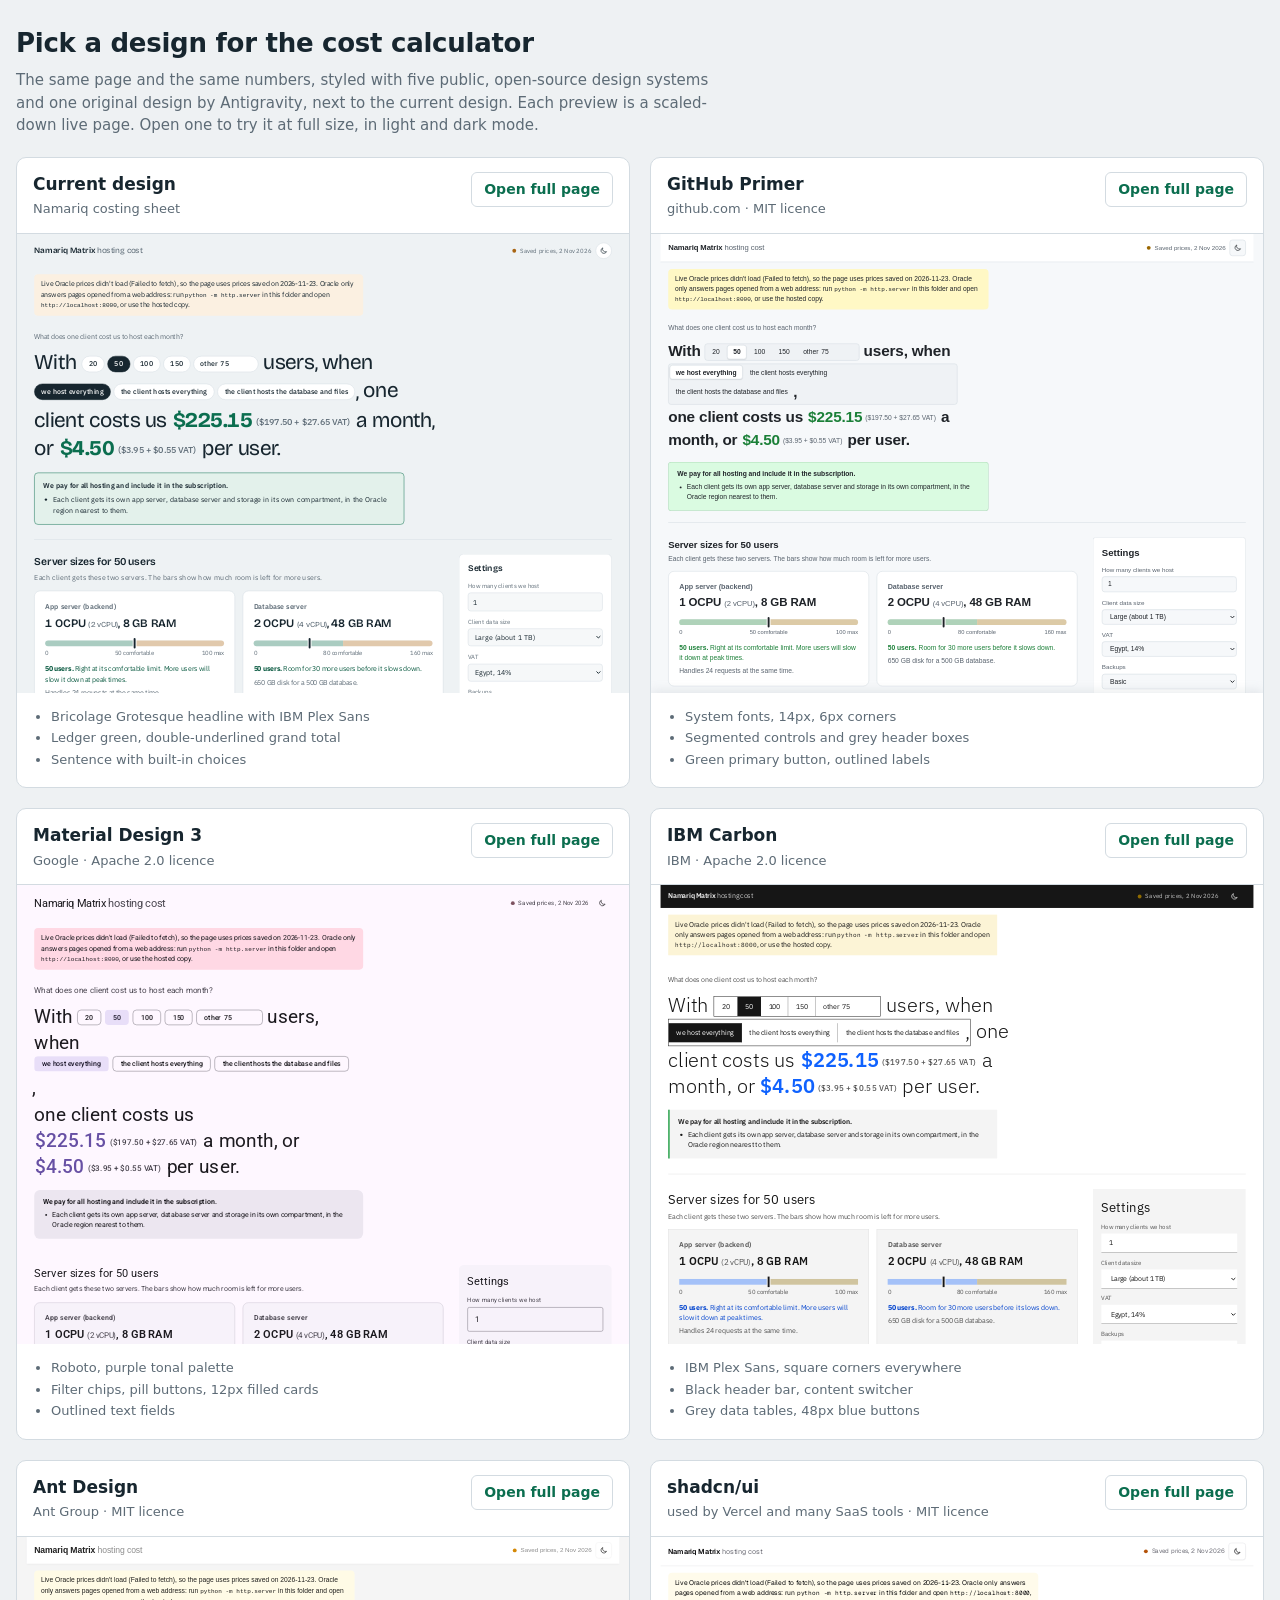
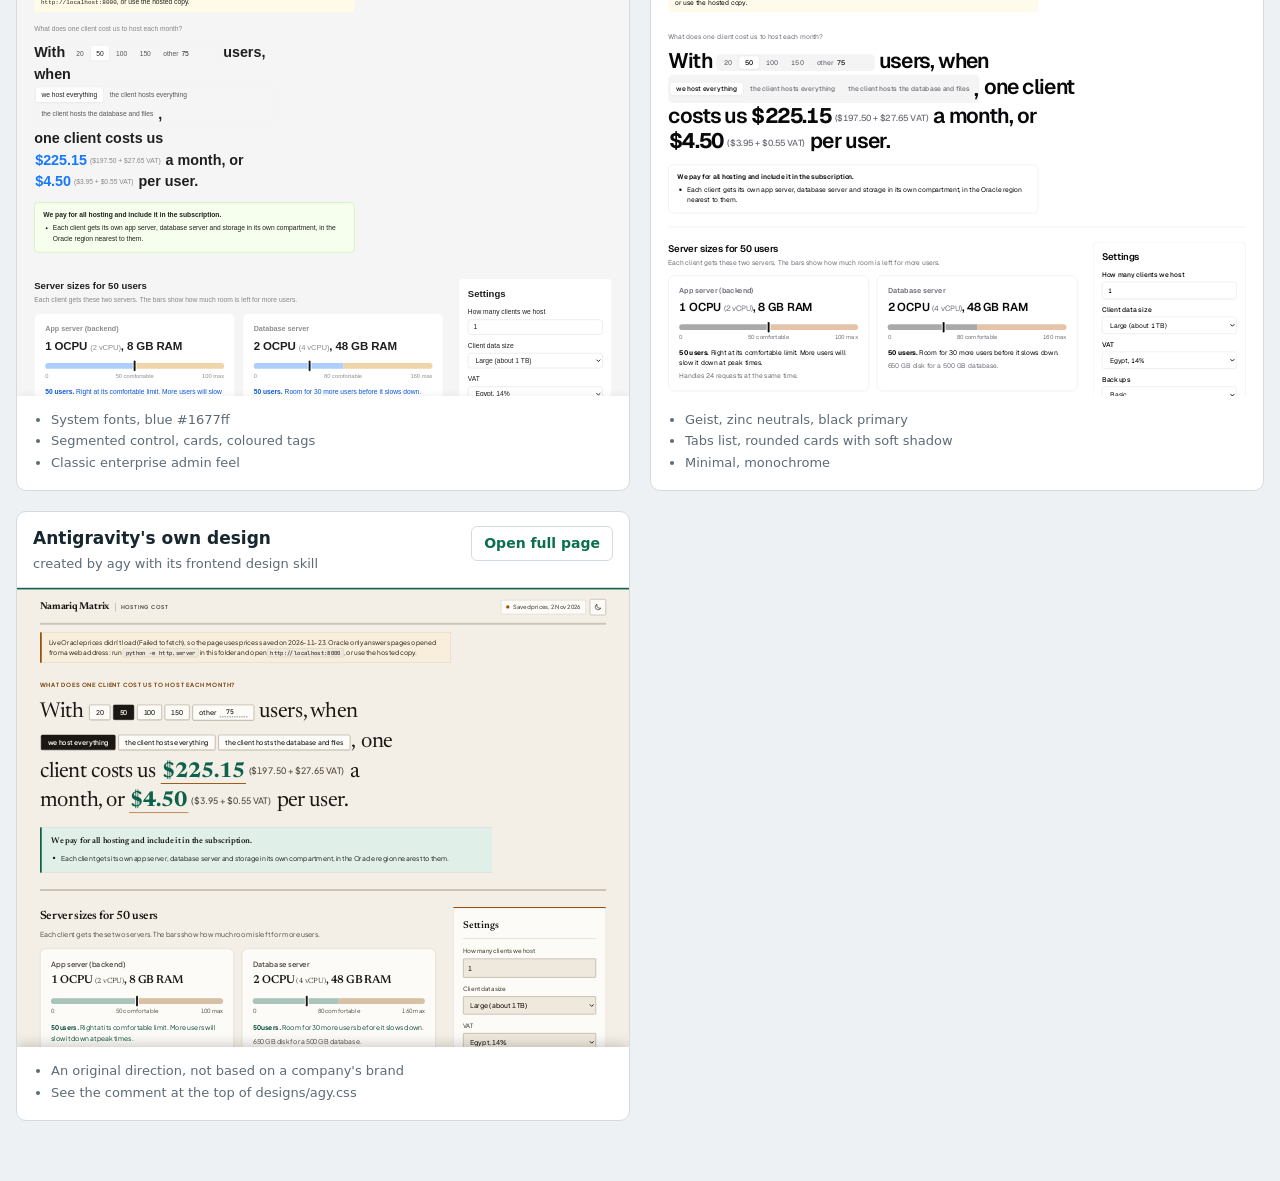
<file: designs.html>
<!doctype html>
<html lang="en">
<head>
<meta charset="utf-8">
<meta name="viewport" content="width=device-width, initial-scale=1">
<title>Namariq Design Options</title>
<style>
:root{--page:#eef1f3;--sheet:#fff;--ink:#17262f;--muted:#5d6b76;--rule:#d3dbe1;--accent:#0b6e4f}
@media (prefers-color-scheme: dark){:root:not([data-theme="light"]){--page:#14212b;--sheet:#1b2a35;--ink:#e7edf1;--muted:#9baab5;--rule:#2e3f4b;--accent:#4cc79a}}
:root[data-theme="dark"]{--page:#14212b;--sheet:#1b2a35;--ink:#e7edf1;--muted:#9baab5;--rule:#2e3f4b;--accent:#4cc79a}
*{box-sizing:border-box}
body{margin:0;background:var(--page);color:var(--ink);font:15px/1.5 system-ui,-apple-system,"Segoe UI",sans-serif}
.wrap{max-width:1400px;margin:0 auto;padding:24px 16px 60px}
h1{font-size:26px;margin:0 0 6px;letter-spacing:-.01em}
.lead{color:var(--muted);margin:0 0 20px;max-width:75ch}
.grid{display:grid;grid-template-columns:repeat(auto-fill,minmax(min(100%,420px),1fr));gap:20px}
.card{background:var(--sheet);border:1px solid var(--rule);border-radius:10px;overflow:hidden;display:flex;flex-direction:column}
.head{padding:14px 16px;display:flex;justify-content:space-between;gap:10px;align-items:flex-start;border-bottom:1px solid var(--rule)}
.head h2{font-size:17px;margin:0}
.head p{margin:2px 0 0;font-size:13px;color:var(--muted)}
.head a{flex:none;font-size:14px;font-weight:600;color:var(--accent);text-decoration:none;border:1px solid var(--rule);border-radius:6px;padding:6px 12px}
.head a:hover{border-color:var(--accent)}
.frame{position:relative;width:100%;aspect-ratio:4/3;overflow:hidden;background:var(--page)}
.frame iframe{position:absolute;top:0;left:0;width:1280px;height:960px;border:0;transform-origin:0 0;pointer-events:none}
.traits{margin:0;padding:12px 16px 16px 34px;font-size:13px;color:var(--muted)}
.traits li{margin:2px 0}
a:focus-visible{outline:2px solid var(--accent);outline-offset:2px}
</style>
</head>
<body>
<div class="wrap">
  <h1>Pick a design for the cost calculator</h1>
  <p class="lead">The same page and the same numbers, styled with five public, open-source design systems and one original design by Antigravity, next to the current design. Each preview is a scaled-down live page. Open one to try it at full size, in light and dark mode.</p>
  <div class="grid" id="grid"></div>
</div>
<script>
const DESIGNS = [
  {id:"", name:"Current design", by:"Namariq costing sheet",
   traits:["Bricolage Grotesque headline with IBM Plex Sans","Ledger green, double-underlined grand total","Sentence with built-in choices"]},
  {id:"primer", name:"GitHub Primer", by:"github.com · MIT licence",
   traits:["System fonts, 14px, 6px corners","Segmented controls and grey header boxes","Green primary button, outlined labels"]},
  {id:"material", name:"Material Design 3", by:"Google · Apache 2.0 licence",
   traits:["Roboto, purple tonal palette","Filter chips, pill buttons, 12px filled cards","Outlined text fields"]},
  {id:"carbon", name:"IBM Carbon", by:"IBM · Apache 2.0 licence",
   traits:["IBM Plex Sans, square corners everywhere","Black header bar, content switcher","Grey data tables, 48px blue buttons"]},
  {id:"antd", name:"Ant Design", by:"Ant Group · MIT licence",
   traits:["System fonts, blue #1677ff","Segmented control, cards, coloured tags","Classic enterprise admin feel"]},
  {id:"shadcn", name:"shadcn/ui", by:"used by Vercel and many SaaS tools · MIT licence",
   traits:["Geist, zinc neutrals, black primary","Tabs list, rounded cards with soft shadow","Minimal, monochrome"]},
  {id:"agy", name:"Antigravity's own design", by:"created by agy with its frontend design skill",
   traits:["An original direction, not based on a company's brand","See the comment at the top of designs/agy.css"]},
];
const grid = document.getElementById("grid");
for(const d of DESIGNS){
  const url = "index.html" + (d.id ? "?design=" + d.id : "");
  const card = document.createElement("article"); card.className = "card";
  card.innerHTML = `<div class="head"><div><h2>${d.name}</h2><p>${d.by}</p></div><a href="${url}" target="_blank" rel="noopener">Open full page</a></div>
    <div class="frame"><iframe src="${url}" title="${d.name} preview" tabindex="-1"></iframe></div>
    <ul class="traits">${d.traits.map(t => `<li>${t}</li>`).join("")}</ul>`;
  grid.appendChild(card);
}
function fit(){ for(const f of document.querySelectorAll(".frame")){ const s = f.clientWidth / 1280; f.querySelector("iframe").style.transform = `scale(${s})`; } }
addEventListener("resize", fit); fit();
</script>
</body>
</html>
</file>
